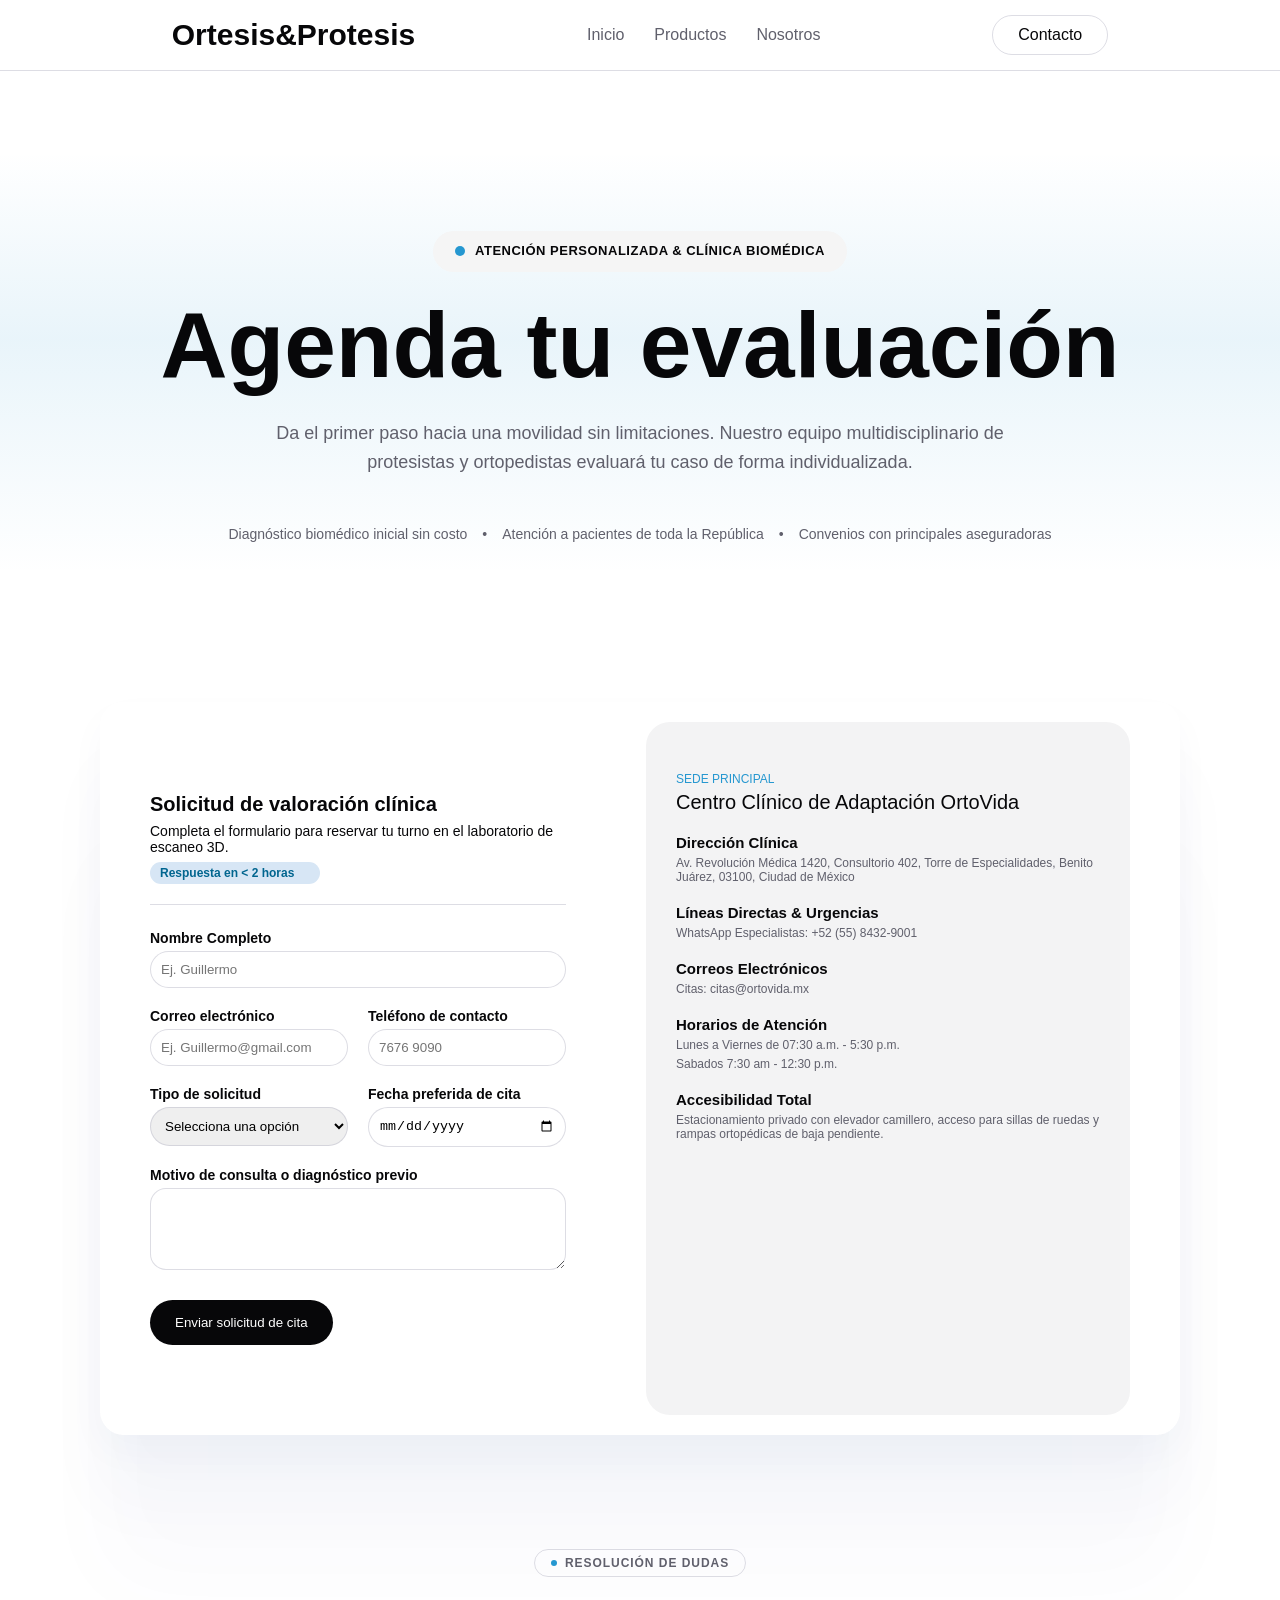
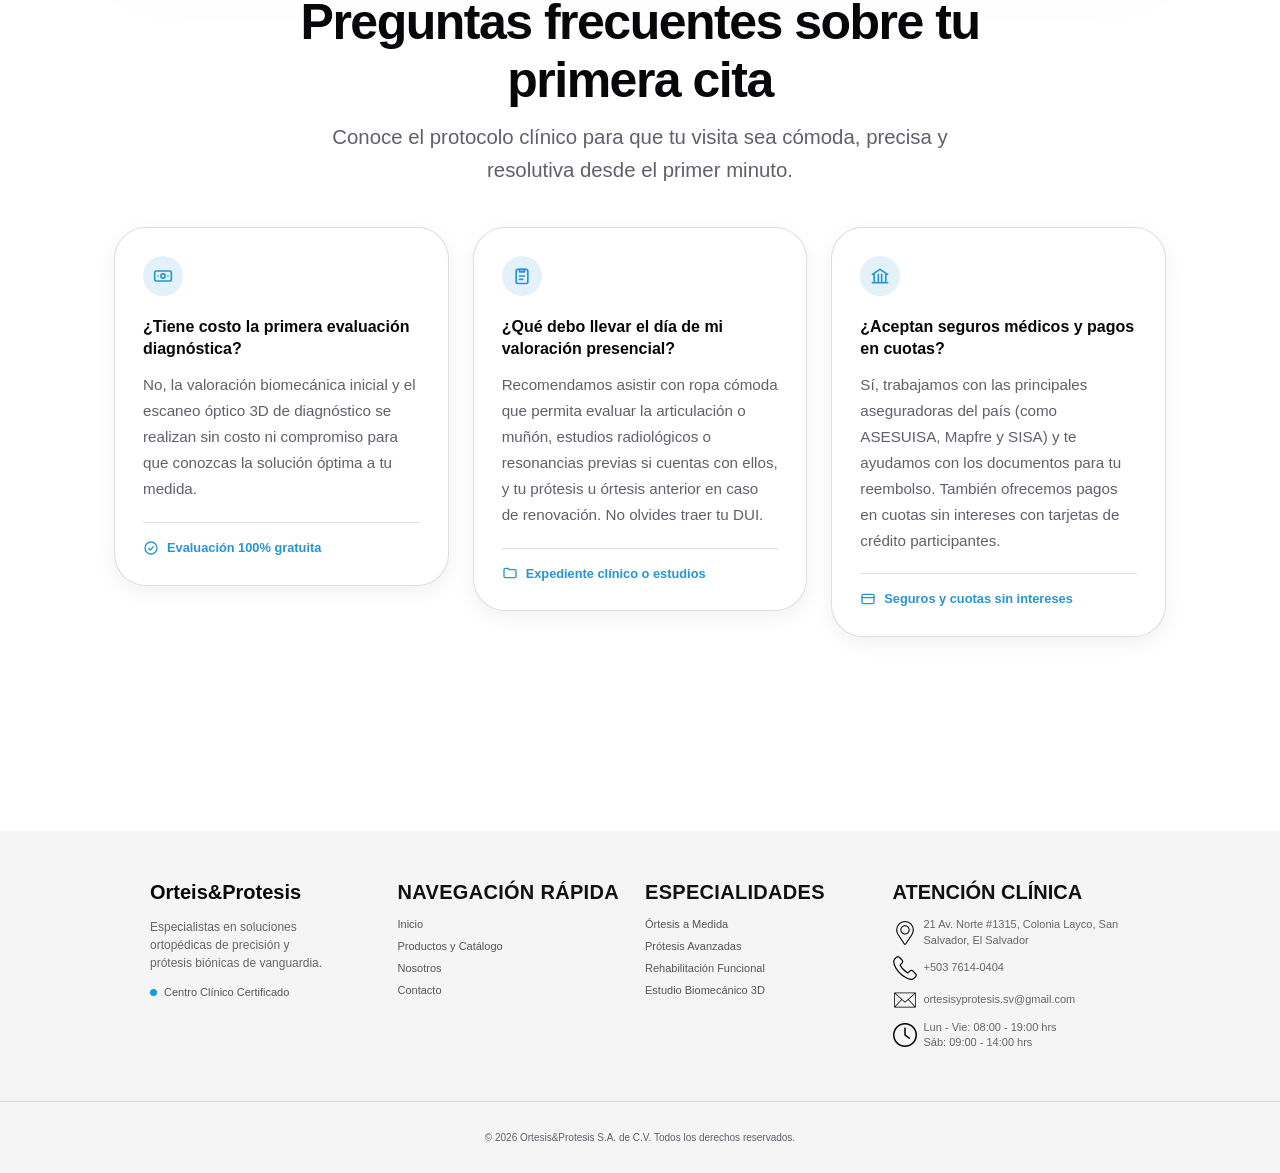
<file: contacto.html>
<!DOCTYPE html>
<html lang="es">

<head>
    <meta charset="UTF-8">
    <meta name="viewport" content="width=device-width, initial-scale=1.0">
    <title>Ortesis&Protesis</title>
    <link rel="stylesheet" href="css/base.css">
    <link rel="stylesheet" href="css/contacto.css">
</head>

<body>
    <header>
        <h3>Ortesis&Protesis</h3>
        <input type="checkbox" id="menu-toggle" class="menu-toggle">
        <label for="menu-toggle" class="hamburger">
            <span></span>
            <span></span>
            <span></span>
        </label>
        <nav>
            <ul>
                <li><a class="nav-link" href="index.html">Inicio</a></li>
                <li><a class="nav-link" href="productos.html">Productos</a></li>
                <li><a class="nav-link" href="nosotros.html">Nosotros</a></li>
            </ul>
        </nav>

        <a href="#" class="nav-link button" id="">Contacto</a>
    </header>

    <section class="cta-banner">
        <div class="blur-button">
            <div></div>
            <p>Atención personalizada & clínica biomédica</p>
        </div>
        <h1>Agenda tu evaluación</h2>
            <p>Da el primer paso hacia una movilidad sin limitaciones. Nuestro equipo
                multidisciplinario de protesistas y ortopedistas evaluará tu caso de forma individualizada.</p>
            <div class="cta-beneficios">
                <span>Diagnóstico biomédico inicial sin costo</span>
                <span>•</span>
                <span>Atención a pacientes de toda la República</span>
                <span>•</span>
                <span>Convenios con principales aseguradoras</span>
            </div>
    </section>

    <section class="formulario">
        <div class="container">

            <div class="form">
                <div class="encabezado">
                    <h3>Solicitud de valoración clínica</h3>
                    <p>Completa el formulario para reservar tu turno en el laboratorio de escaneo 3D.</p>
                    <span>Respuesta en < 2 horas</span>
                </div>
                <div>
           
                    <form action="" method="POST">
                        
                        <div class="inputs">
                            <label for="nombre">Nombre Completo</label>
                            <input type="text" id="nombre" name="nombre" placeholder="Ej. Guillermo" required>
                        </div>

                        <div class="fila-inputs">
                            <div class="inputs">
                                <label for="correo">Correo electrónico</label>
                                <input type="email" id="correo" name="correo" placeholder="Ej. Guillermo@gmail.com" required>
                            </div>
                            <div class="inputs">
                                <label for="telefono">Teléfono de contacto</label>
                                <input type="tel" id="telefono" name="telefono" placeholder="7676 9090" required>
                            </div>
                        </div>

                        <div class="fila-inputs">
                            <div class="inputs">
                                <label for="tipo_solicitud">Tipo de solicitud</label>
                                <select id="tipo_solicitud" name="tipo_solicitud" required>
                                    <option value="" selected disabled>Selecciona una opción</option>
                                    <option value="1">Conusulta de medidas</option>
                                    <option value="2">Consulta con especialista</option>
                                    <option value="3">Consulta de precios</option>
                                </select>
                            </div>
                            <div class="inputs">
                                <label for="fecha_cita">Fecha preferida de cita</label>
                                <input type="date" id="fecha_cita" name="fecha_cita" required>
                            </div>
                        </div>

                        <div class="inputs">
                            <label for="motivo">Motivo de consulta o diagnóstico previo</label>
                            <textarea id="motivo" name="motivo" rows="4"></textarea>
                        </div>

                        <button type="submit">Enviar solicitud de cita</button>
                    </form>
                    <span></span>
                </div>
            </div>

            <div class="info-form">
                <div>
                    <p>SEDE PRINCIPAL</p>
                    <h3>Centro Clínico de Adaptación OrtoVida</h3>
                </div>
                <div>
                    <h6>Dirección Clínica</h6>
                    <p>Av. Revolución Médica 1420, Consultorio 402, Torre de Especialidades, Benito Juárez, 03100, Ciudad de México</p>
                </div>
                <div>
                    <h6>Líneas Directas & Urgencias</h6>
                    <p>WhatsApp Especialistas: +52 (55) 8432-9001</p>
                </div>
                <div>
                    <h6>Correos Electrónicos</h6>
                    <p>Citas: citas@ortovida.mx</p>
                </div>
                <div>
                    <h6>Horarios de Atención</h6>
                    <p>Lunes a Viernes de 07:30 a.m. - 5:30 p.m.</p>
                    <p>Sabados 7:30 am - 12:30 p.m. </p>
                </div>
                <div>
                    <h6>Accesibilidad Total</h6>
                    <p>Estacionamiento privado con elevador camillero, acceso para sillas de ruedas y rampas ortopédicas de baja pendiente.</p>
                </div>
                <iframe
                    src="https://www.google.com/maps/embed?pb=!1m18!1m12!1m3!1d62017.72610389968!2d-89.27735395136718!3d13.711915400000006!2m3!1f0!2f0!3f0!3m2!1i1024!2i768!4f13.1!3m3!1m2!1s0x8f63310952198483%3A0xbe23438e7cc1a178!2sOrtesis%20y%20Pr%C3%B3tesis%20de%20El%20Salvador!5e0!3m2!1ses!2ssv!4v1790892753032!5m2!1ses!2ssv"
                    width="424" height="200" style="border:0;" allowfullscreen="" loading="lazy"
                    referrerpolicy="strict-origin-when-cross-origin"></iframe>
            </div>

        </div>
    </section>

    <section id="faq" class="faq">
        <div class="faq-encabezado">
            <p class="faq-etiqueta"><span class="faq-punto"></span>Resolución de dudas</p>
            <h2>Preguntas frecuentes sobre tu primera cita</h2>
            <p class="faq-subtitulo">Conoce el protocolo clínico para que tu visita sea cómoda,
                precisa y resolutiva desde el primer minuto.</p>
        </div>

        <div class="faq-grid">

            <article class="faq-card">
                <div class="faq-icono" aria-hidden="true">
                    <svg viewBox="0 0 24 24" width="20" height="20" fill="none" stroke="currentColor" stroke-width="2"
                        stroke-linecap="round" stroke-linejoin="round">
                        <rect x="2" y="6" width="20" height="12" rx="2" />
                        <circle cx="12" cy="12" r="2.5" />
                        <path d="M6 12h.01M18 12h.01" />
                    </svg>
                </div>
                <h3>¿Tiene costo la primera evaluación diagnóstica?</h3>
                <p>No, la valoración biomecánica inicial y el escaneo óptico 3D de diagnóstico
                    se realizan sin costo ni compromiso para que conozcas la solución óptima a tu medida.</p>
                <p class="faq-chip">
                    <svg viewBox="0 0 24 24" width="16" height="16" fill="none" stroke="currentColor" stroke-width="2"
                        stroke-linecap="round" stroke-linejoin="round" aria-hidden="true">
                        <circle cx="12" cy="12" r="9" />
                        <path d="m8.5 12.5 2.5 2.5 4.5-5" />
                    </svg>
                    Evaluación 100% gratuita
                </p>
            </article>

            <article class="faq-card">
                <div class="faq-icono" aria-hidden="true">
                    <svg viewBox="0 0 24 24" width="20" height="20" fill="none" stroke="currentColor" stroke-width="2"
                        stroke-linecap="round" stroke-linejoin="round">
                        <rect x="5" y="4" width="14" height="17" rx="2" />
                        <path d="M9 4h6v3H9zM9 12h6M9 16h4" />
                    </svg>
                </div>
                <h3>¿Qué debo llevar el día de mi valoración presencial?</h3>
                <p>Recomendamos asistir con ropa cómoda que permita evaluar la articulación o
                    muñón, estudios radiológicos o resonancias previas si cuentas con ellos, y tu
                    prótesis u órtesis anterior en caso de renovación. No olvides traer tu DUI.</p>
                <p class="faq-chip">
                    <svg viewBox="0 0 24 24" width="16" height="16" fill="none" stroke="currentColor" stroke-width="2"
                        stroke-linecap="round" stroke-linejoin="round" aria-hidden="true">
                        <path d="M3 7a2 2 0 0 1 2-2h4l2 2h8a2 2 0 0 1 2 2v8a2 2 0 0 1-2 2H5a2 2 0 0 1-2-2z" />
                    </svg>
                    Expediente clínico o estudios
                </p>
            </article>

            <article class="faq-card">
                <div class="faq-icono" aria-hidden="true">
                    <svg viewBox="0 0 24 24" width="20" height="20" fill="none" stroke="currentColor" stroke-width="2"
                        stroke-linecap="round" stroke-linejoin="round">
                        <path d="M3 10 12 4l9 6M5 10v8M10 10v8M14 10v8M19 10v8M3 20h18" />
                    </svg>
                </div>
                <h3>¿Aceptan seguros médicos y pagos en cuotas?</h3>
                <p>Sí, trabajamos con las principales aseguradoras del país (como ASESUISA,
                    Mapfre y SISA) y te ayudamos con los documentos para tu reembolso. También
                    ofrecemos pagos en cuotas sin intereses con tarjetas de crédito participantes.</p>
                <p class="faq-chip">
                    <svg viewBox="0 0 24 24" width="16" height="16" fill="none" stroke="currentColor" stroke-width="2"
                        stroke-linecap="round" stroke-linejoin="round" aria-hidden="true">
                        <rect x="3" y="5" width="18" height="14" rx="2" />
                        <path d="M3 10h18" />
                    </svg>
                    Seguros y cuotas sin intereses
                </p>
            </article>

        </div>
    </section>

    <footer class="footer">

        <div class="footer-brand">
            <h3>Orteis&Protesis</h3>

            <p>
                Especialistas en soluciones ortopédicas de precisión y prótesis
                biónicas de vanguardia.
            </p>

            <div class="footer-certified">
                <span></span>
                Centro Clínico Certificado
            </div>
        </div>

        <div class="footer-column">
            <h3>NAVEGACIÓN RÁPIDA</h3>
            <a href="index.html">Inicio</a>
            <a href="productos.html">Productos y Catálogo</a>
            <a href="#">Nosotros</a>
            <a href="contacto.html">Contacto</a>
        </div>

        <div class="footer-column">
            <h3>ESPECIALIDADES</h3>
            <a href="productos.html">Órtesis a Medida</a>
            <a href="productos.html">Prótesis Avanzadas</a>
            <a href="productos.html">Rehabilitación Funcional</a>
            <a href="productos.html">Estudio Biomecánico 3D</a>
        </div>

        <div class="footer-contact">
            <h3>ATENCIÓN CLÍNICA</h3>

            <div class="footer-contact-item">
                <img src="img/footer/direcc.png" alt="direccion">

                <span>21 Av. Norte #1315, Colonia Layco, San Salvador, El Salvador</span>
            </div>

            <div class="footer-contact-item">
                <img src="img/footer/telefono.png" alt="icono de teléfono">

                <span>+503 7614-0404</span>
            </div>

            <div class="footer-contact-item">
                <img src="img/footer/email.png" alt="icono de teléfono">

                <span>ortesisyprotesis.sv@gmail.com</span>
            </div>

            <div class="footer-contact-item">
                <img src="img/footer/reloj.png" alt="">

                <span>Lun - Vie: 08:00 - 19:00 hrs<br>
                    Sáb: 09:00 - 14:00 hrs</span>
            </div>
        </div>
    </footer>
    <div class="derechos">
        <p>© 2026 Ortesis&Protesis S.A. de C.V. Todos los derechos reservados.</p>
    </div>
</body>

</html>
</file>
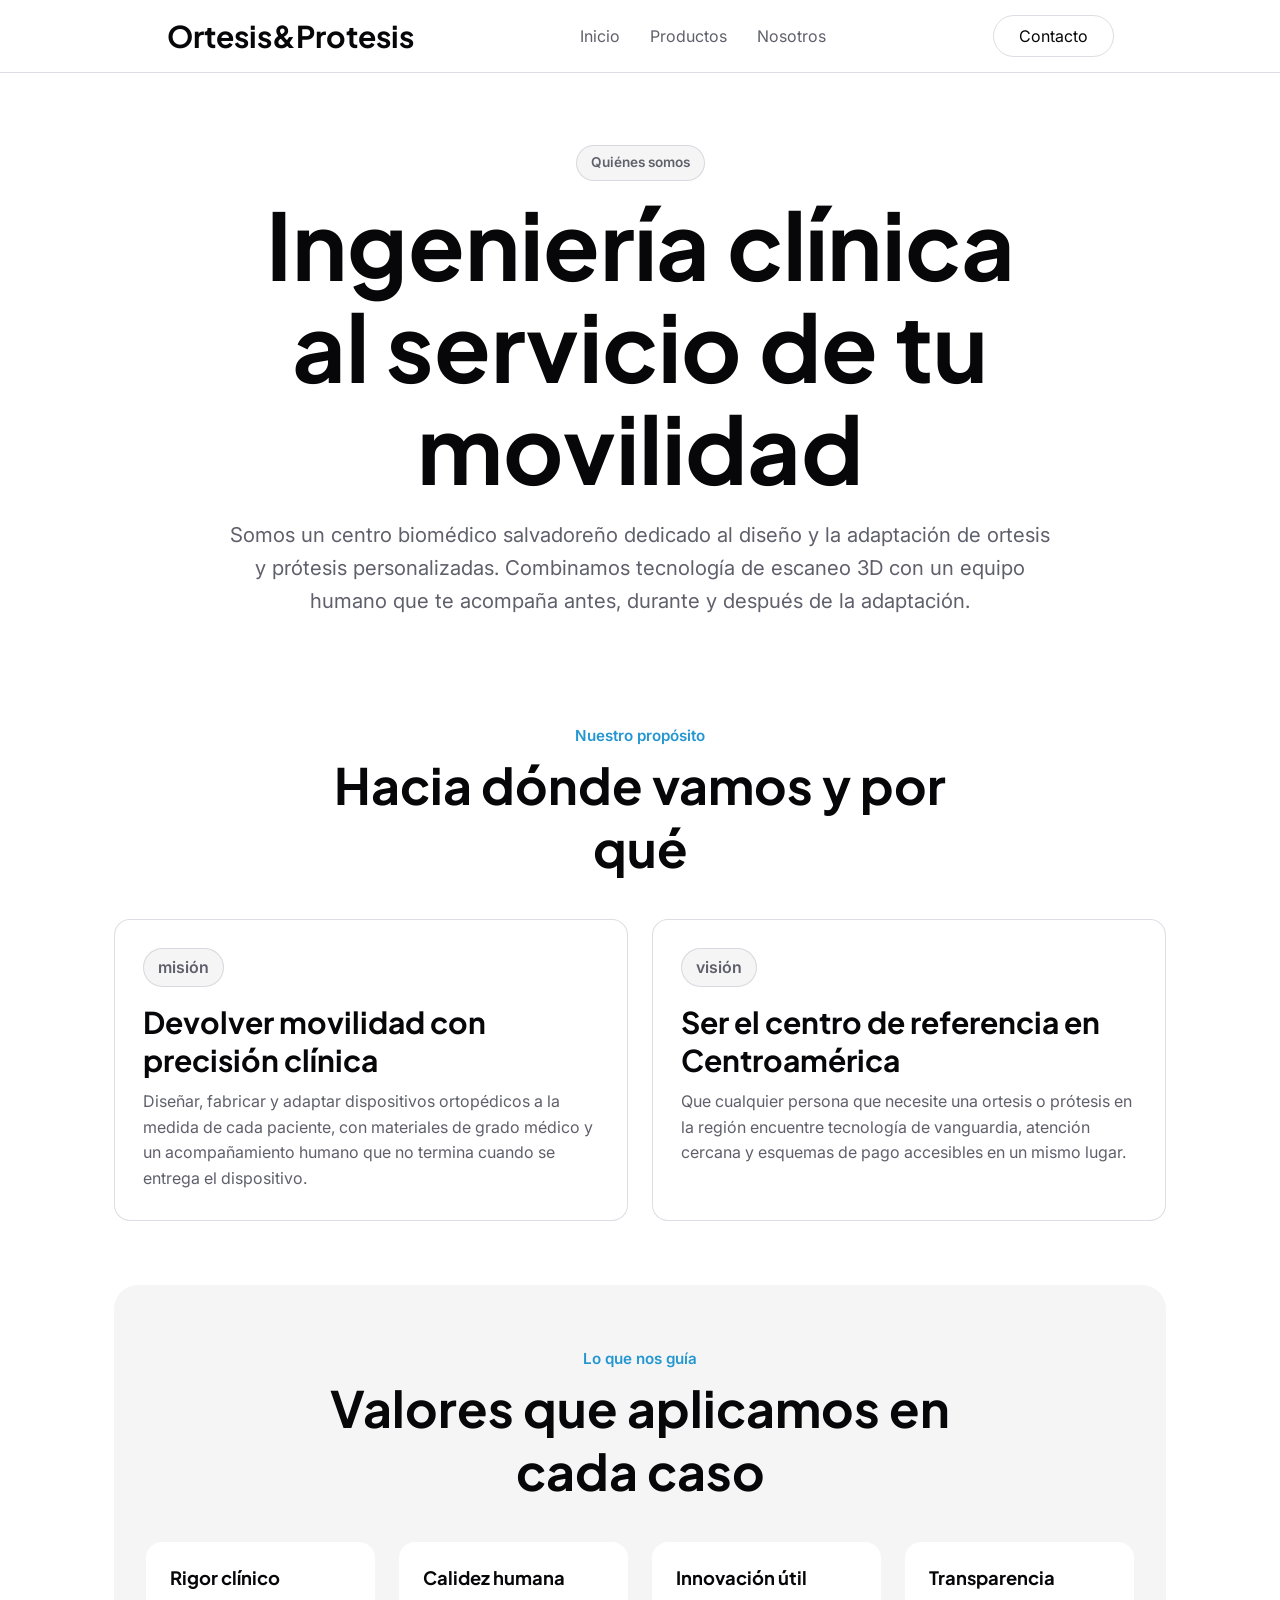
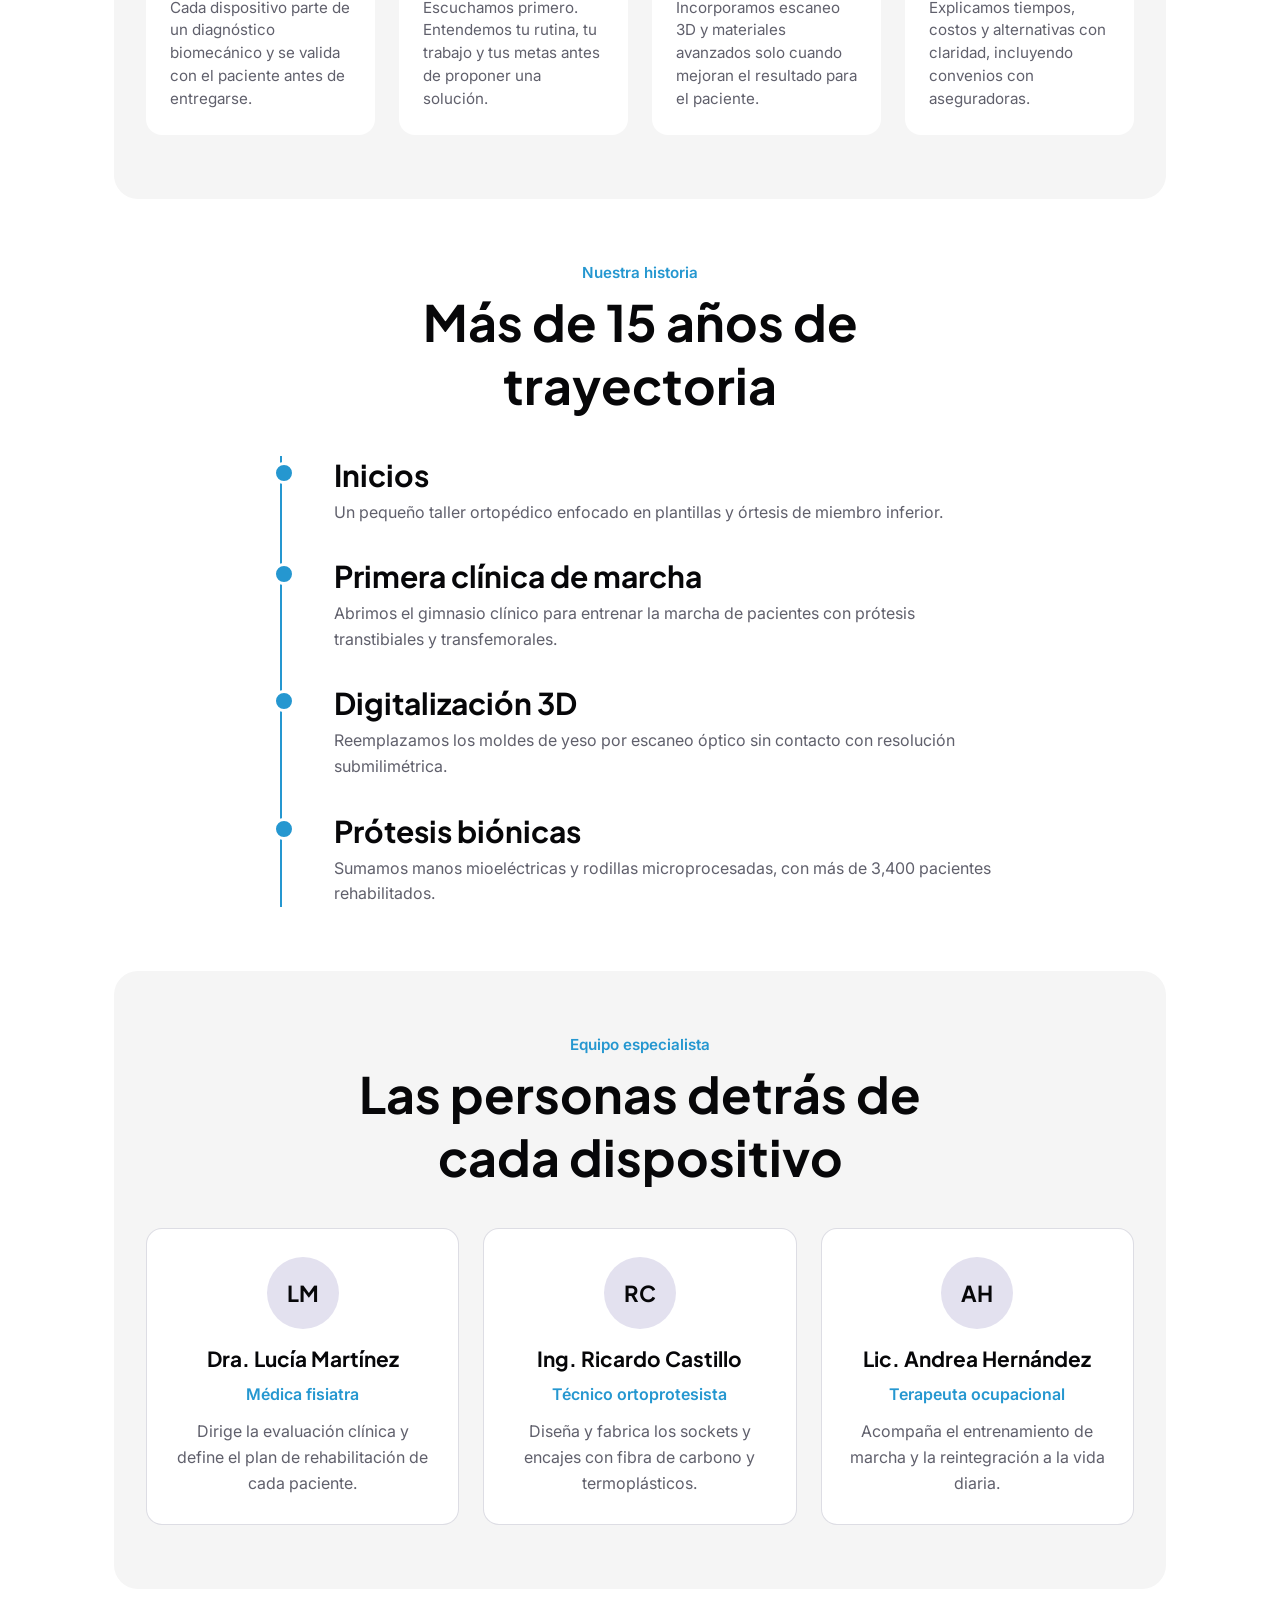
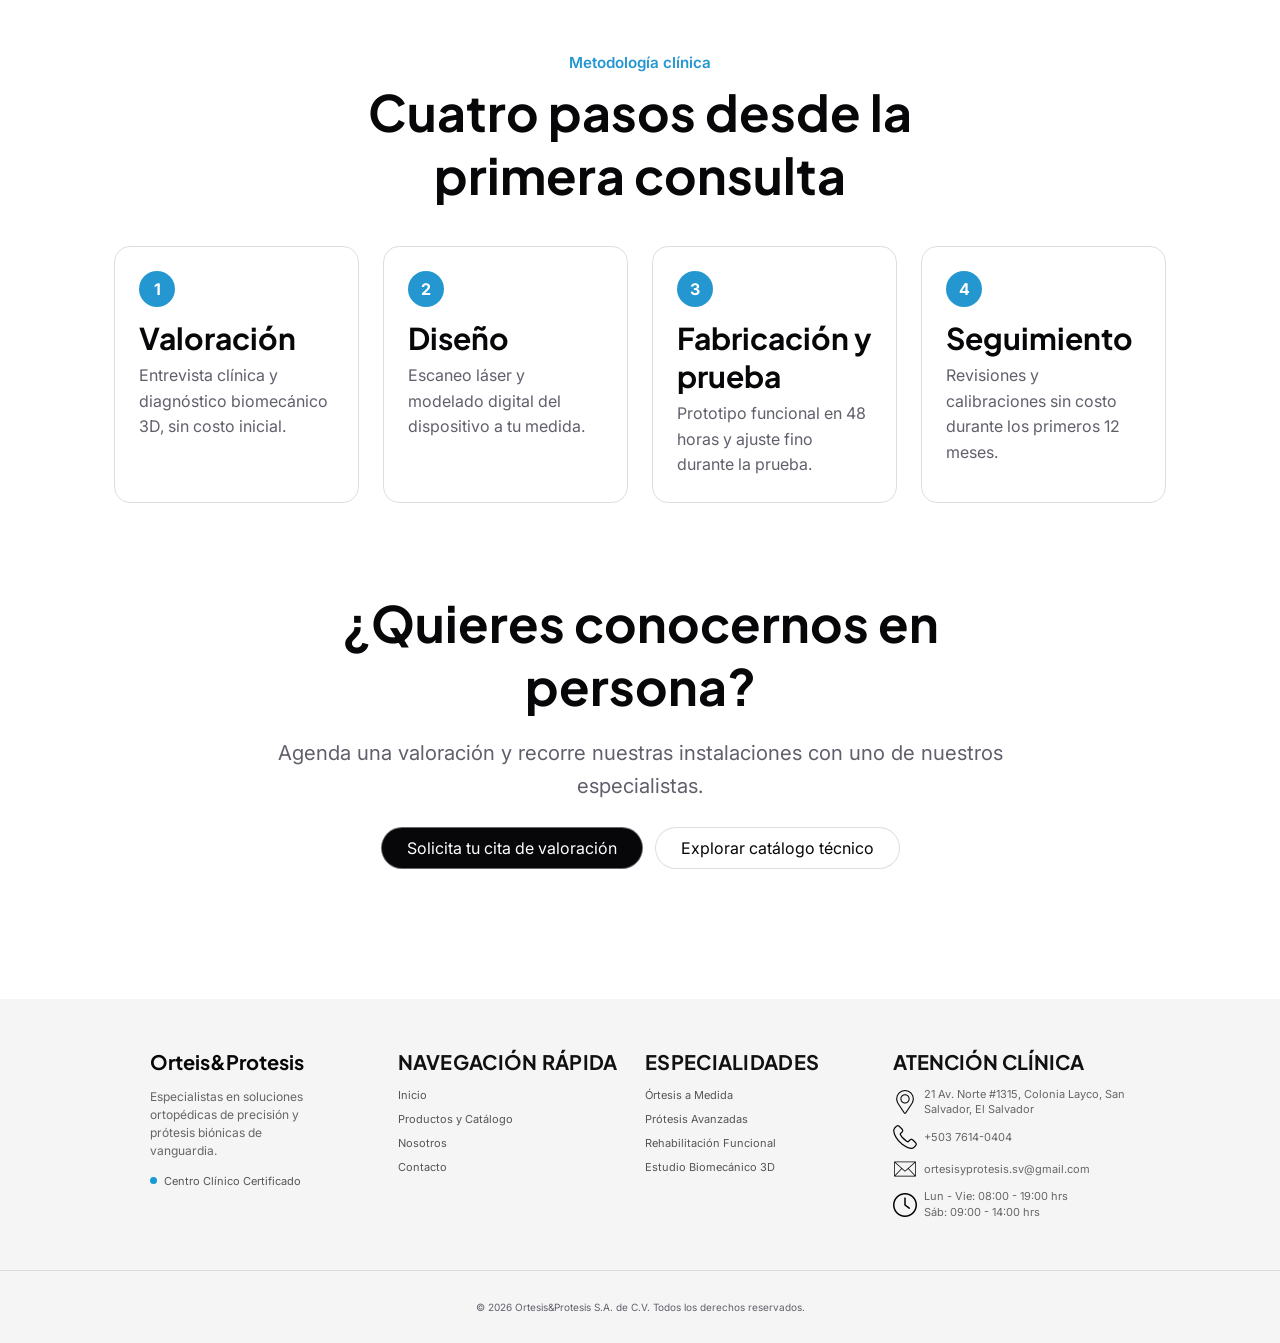
<file: nosotros.html>
<!DOCTYPE html>
<html lang="es">

<head>
    <meta charset="UTF-8">
    <meta name="viewport" content="width=device-width, initial-scale=1.0">
    <title>Nosotros | Ortesis&Protesis</title>
    <link rel="stylesheet" href="css/base.css">
    <link rel="stylesheet" href="css/nosotros.css">
    <link
        href="https://fonts.googleapis.com/css2?family=Inter:wght@400;500;600;700&family=Plus+Jakarta+Sans:wght@600;700&display=swap"
        rel="stylesheet">
</head>

<body>

    <header>
        <h3>Ortesis&Protesis</h3>
        <input type="checkbox" id="menu-toggle" class="menu-toggle">
        <label for="menu-toggle" class="hamburger">
            <span></span>
            <span></span>
            <span></span>
        </label>
        <nav>
            <ul>
                <li><a class="nav-link" href="index.html">Inicio</a></li>
                <li><a class="nav-link" href="productos.html">Productos</a></li>
                <li><a class="nav-link" href="nosotros.html" aria-current="page">Nosotros</a></li>
            </ul>
        </nav>
        <a href="contacto.html" class="nav-link button">Contacto</a>
    </header>

    <main>


        <section id="nosotros-hero" class="contenedor">
            <div class="nos-hero">
                <p class="etiqueta">Quiénes somos</p>
                <h1>Ingeniería clínica al servicio de tu movilidad</h1>
                <p>Somos un centro biomédico salvadoreño dedicado al diseño y la adaptación de
                    ortesis y prótesis personalizadas. Combinamos tecnología de escaneo 3D con un
                    equipo humano que te acompaña antes, durante y después de la adaptación.</p>
            </div>
        </section>


        <section id="mision-vision" class="contenedor">
            <div class="bloque">
                <div class="bloque-encabezado">
                    <p>Nuestro propósito</p>
                    <h2>Hacia dónde vamos y por qué</h2>
                </div>
                <div class="mv-grid">
                    <article class="tarjeta">
                        <p class="etiqueta">misión</p>
                        <div>
                            <h3>Devolver movilidad con precisión clínica</h3>
                            <p>Diseñar, fabricar y adaptar dispositivos ortopédicos a la medida de cada
                                paciente, con materiales de grado médico y un acompañamiento humano que no
                                termina cuando se entrega el dispositivo.</p>
                        </div>
                    </article>
                    <article class="tarjeta">
                        <p class="etiqueta">visión</p>
                        <div>
                            <h3>Ser el centro de referencia en Centroamérica</h3>
                            <p>Que cualquier persona que necesite una ortesis o prótesis en la región
                                encuentre tecnología de vanguardia, atención cercana y esquemas de pago
                                accesibles en un mismo lugar.</p>
                        </div>
                    </article>
                </div>
            </div>
        </section>

        <section id="valores" class="contenedor">
            <div class="bloque gris">
                <div class="bloque-encabezado">
                    <p>Lo que nos guía</p>
                    <h2>Valores que aplicamos en cada caso</h2>
                </div>
                <div class="valores-grid">
                    <div class="valor">
                        <h4>Rigor clínico</h4>
                        <p>Cada dispositivo parte de un diagnóstico biomecánico y se valida con el
                            paciente antes de entregarse.</p>
                    </div>
                    <div class="valor">
                        <h4>Calidez humana</h4>
                        <p>Escuchamos primero. Entendemos tu rutina, tu trabajo y tus metas antes de
                            proponer una solución.</p>
                    </div>
                    <div class="valor">
                        <h4>Innovación útil</h4>
                        <p>Incorporamos escaneo 3D y materiales avanzados solo cuando mejoran el
                            resultado para el paciente.</p>
                    </div>
                    <div class="valor">
                        <h4>Transparencia</h4>
                        <p>Explicamos tiempos, costos y alternativas con claridad, incluyendo
                            convenios con aseguradoras.</p>
                    </div>
                </div>
            </div>
        </section>

        <section id="trayectoria" class="contenedor">
            <div class="bloque">
                <div class="bloque-encabezado">
                    <p>Nuestra historia</p>
                    <h2>Más de 15 años de trayectoria</h2>
                </div>
                <ol class="linea-tiempo">
                    <li>
                        <h3>Inicios</h3>
                        <p>Un pequeño taller ortopédico enfocado en plantillas y órtesis de miembro
                            inferior.</p>
                    </li>
                    <li>
                        <h3>Primera clínica de marcha</h3>
                        <p>Abrimos el gimnasio clínico para entrenar la marcha de pacientes con
                            prótesis transtibiales y transfemorales.</p>
                    </li>
                    <li>
                        <h3>Digitalización 3D</h3>
                        <p>Reemplazamos los moldes de yeso por escaneo óptico sin contacto con
                            resolución submilimétrica.</p>
                    </li>
                    <li>
                        <h3>Prótesis biónicas</h3>
                        <p>Sumamos manos mioeléctricas y rodillas microprocesadas, con más de 3,400
                            pacientes rehabilitados.</p>
                    </li>
                </ol>
            </div>
        </section>

        <section id="equipo" class="contenedor">
            <div class="bloque gris">
                <div class="bloque-encabezado">
                    <p>Equipo especialista</p>
                    <h2>Las personas detrás de cada dispositivo</h2>
                </div>
                <div class="equipo-grid">
                    <article class="tarjeta miembro">
                        <div class="avatar" aria-hidden="true">LM</div>
                        <h3>Dra. Lucía Martínez</h3>
                        <p class="cargo">Médica fisiatra</p>
                        <p>Dirige la evaluación clínica y define el plan de rehabilitación de cada
                            paciente.</p>
                    </article>
                    <article class="tarjeta miembro">
                        <div class="avatar" aria-hidden="true">RC</div>
                        <h3>Ing. Ricardo Castillo</h3>
                        <p class="cargo">Técnico ortoprotesista</p>
                        <p>Diseña y fabrica los sockets y encajes con fibra de carbono y
                            termoplásticos.</p>
                    </article>
                    <article class="tarjeta miembro">
                        <div class="avatar" aria-hidden="true">AH</div>
                        <h3>Lic. Andrea Hernández</h3>
                        <p class="cargo">Terapeuta ocupacional</p>
                        <p>Acompaña el entrenamiento de marcha y la reintegración a la vida diaria.</p>
                    </article>
                </div>
            </div>
        </section>

        <section id="metodologia" class="contenedor">
            <div class="bloque">
                <div class="bloque-encabezado">
                    <p>Metodología clínica</p>
                    <h2>Cuatro pasos desde la primera consulta</h2>
                </div>
                <ol class="pasos">
                    <li>
                        <h3>Valoración</h3>
                        <p>Entrevista clínica y diagnóstico biomecánico 3D, sin costo inicial.</p>
                    </li>
                    <li>
                        <h3>Diseño</h3>
                        <p>Escaneo láser y modelado digital del dispositivo a tu medida.</p>
                    </li>
                    <li>
                        <h3>Fabricación y prueba</h3>
                        <p>Prototipo funcional en 48 horas y ajuste fino durante la prueba.</p>
                    </li>
                    <li>
                        <h3>Seguimiento</h3>
                        <p>Revisiones y calibraciones sin costo durante los primeros 12 meses.</p>
                    </li>
                </ol>
            </div>
        </section>

        <section id="contact" class="contenedor">
            <div class="cta">
                <h2>¿Quieres conocernos en persona?</h2>
                <p>Agenda una valoración y recorre nuestras instalaciones con uno de nuestros
                    especialistas.</p>
                <div class="cta-botones">
                    <a href="contacto.html" class="nav-link button black">Solicita tu cita de valoración</a>
                    <a href="productos.html" class="nav-link button white">Explorar catálogo técnico</a>
                </div>
            </div>
        </section>

    </main>

    <footer class="footer">

        <div class="footer-brand">
            <h3>Orteis&Protesis</h3>

            <p>
                Especialistas en soluciones ortopédicas de precisión y prótesis
                biónicas de vanguardia.
            </p>

            <div class="footer-certified">
                <span></span>
                Centro Clínico Certificado
            </div>
        </div>

        <div class="footer-column">
            <h3>NAVEGACIÓN RÁPIDA</h3>
            <a href="index.html">Inicio</a>
            <a href="productos.html">Productos y Catálogo</a>
            <a href="nosotros.html">Nosotros</a>
            <a href="contacto.html">Contacto</a>
        </div>

        <div class="footer-column">
            <h3>ESPECIALIDADES</h3>
            <a href="productos.html">Órtesis a Medida</a>
            <a href="productos.html">Prótesis Avanzadas</a>
            <a href="productos.html">Rehabilitación Funcional</a>
            <a href="productos.html">Estudio Biomecánico 3D</a>
        </div>

        <div class="footer-contact">
            <h3>ATENCIÓN CLÍNICA</h3>

            <div class="footer-contact-item">
                <img src="img/footer/direcc.png" alt="direccion">

                <span>21 Av. Norte #1315, Colonia Layco, San Salvador, El Salvador</span>
            </div>

            <div class="footer-contact-item">
                <img src="img/footer/telefono.png" alt="icono de teléfono">

                <span>+503 7614-0404</span>
            </div>

            <div class="footer-contact-item">
                <img src="img/footer/email.png" alt="icono de teléfono">

                <span>ortesisyprotesis.sv@gmail.com</span>
            </div>

            <div class="footer-contact-item">
                <img src="img/footer/reloj.png" alt="">

                <span>Lun - Vie: 08:00 - 19:00 hrs<br>
                    Sáb: 09:00 - 14:00 hrs</span>
            </div>
        </div>
    </footer>
    <div class="derechos">
        <p>© 2026 Ortesis&Protesis S.A. de C.V. Todos los derechos reservados.</p>
    </div>

</body>

</html>
</file>
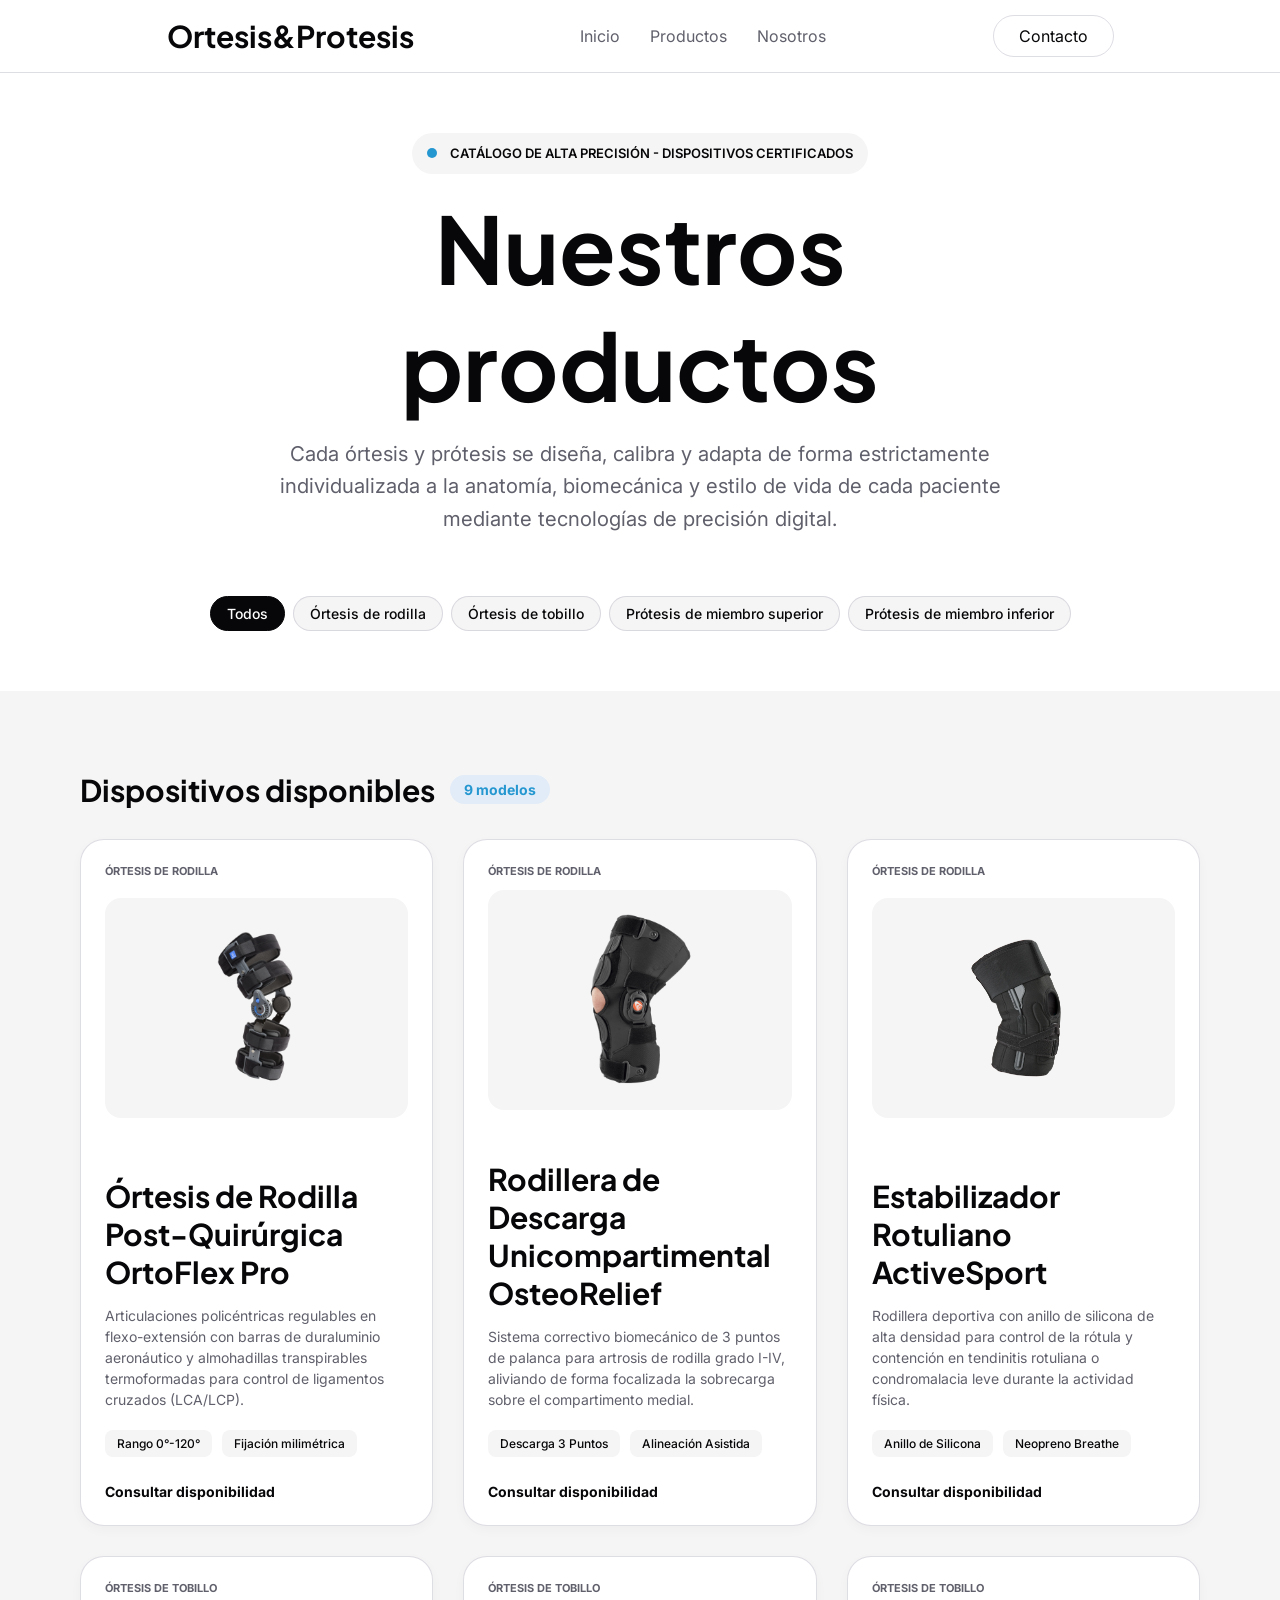
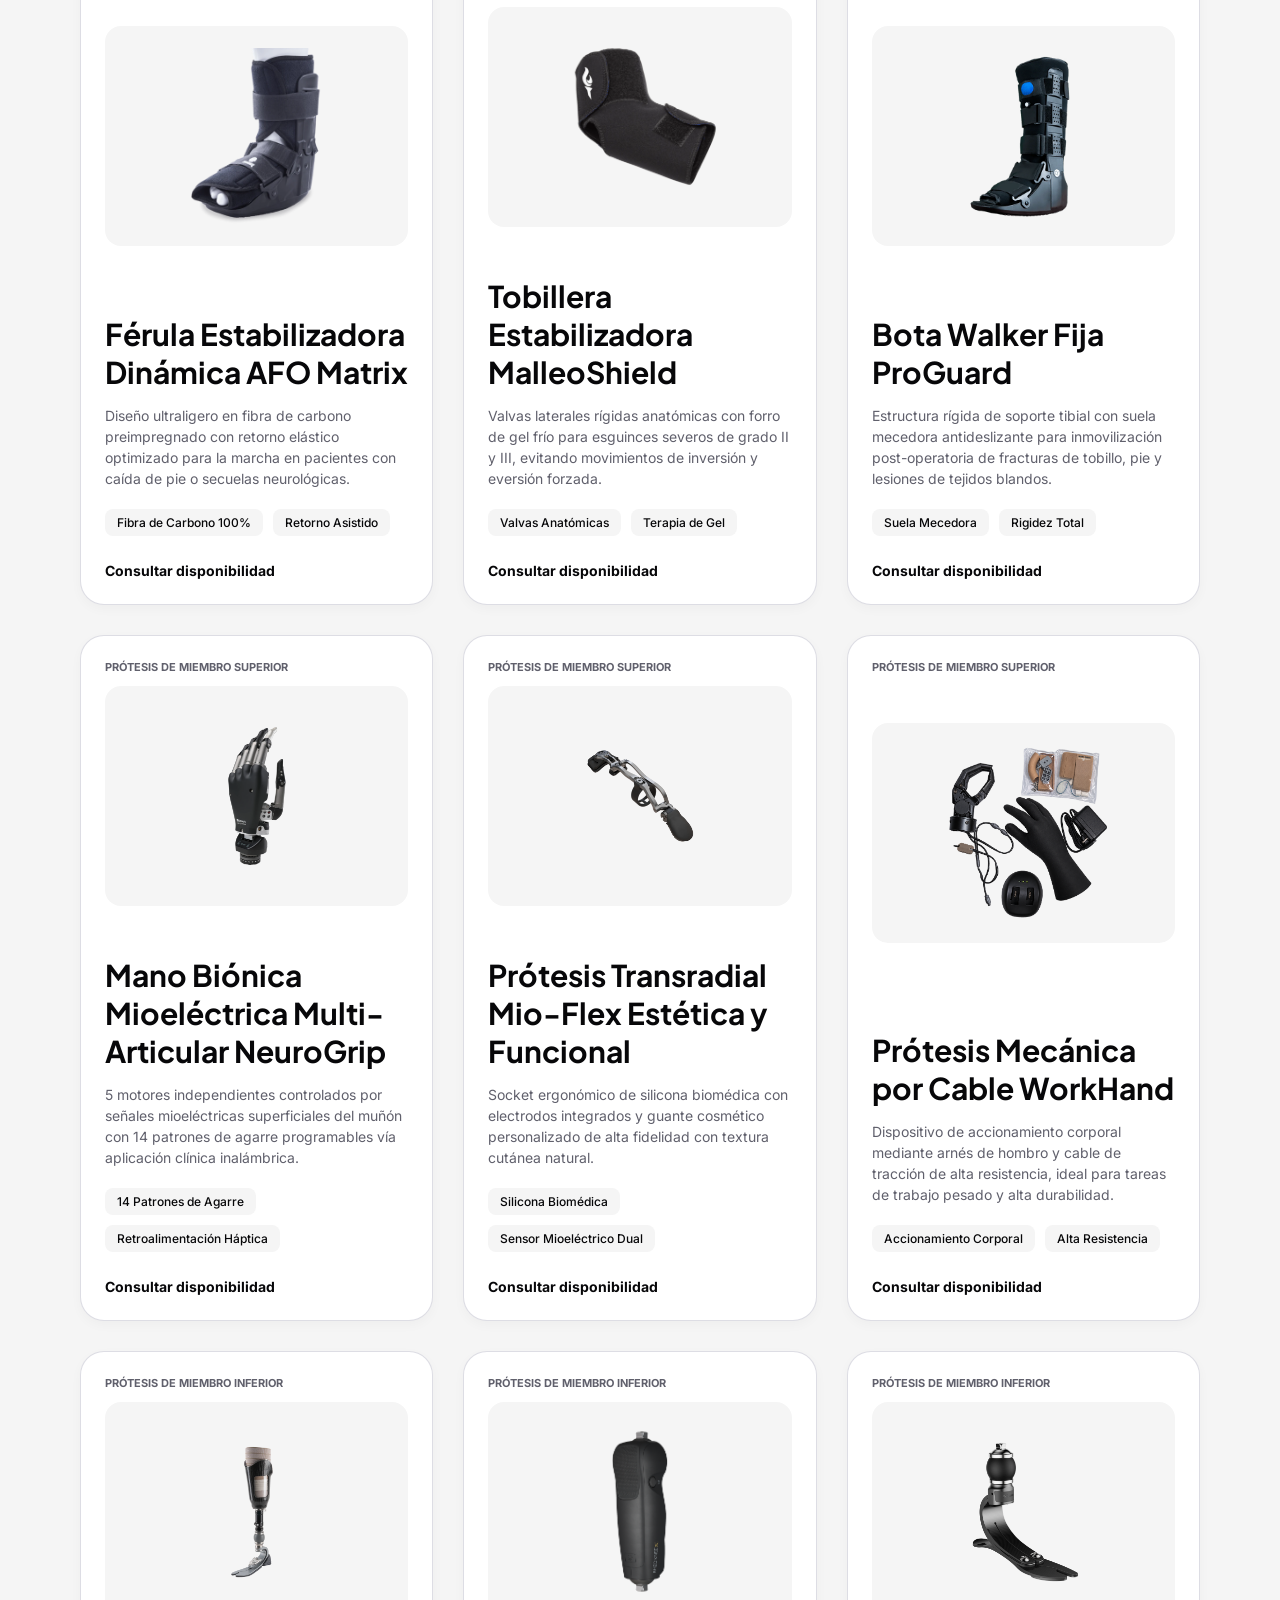
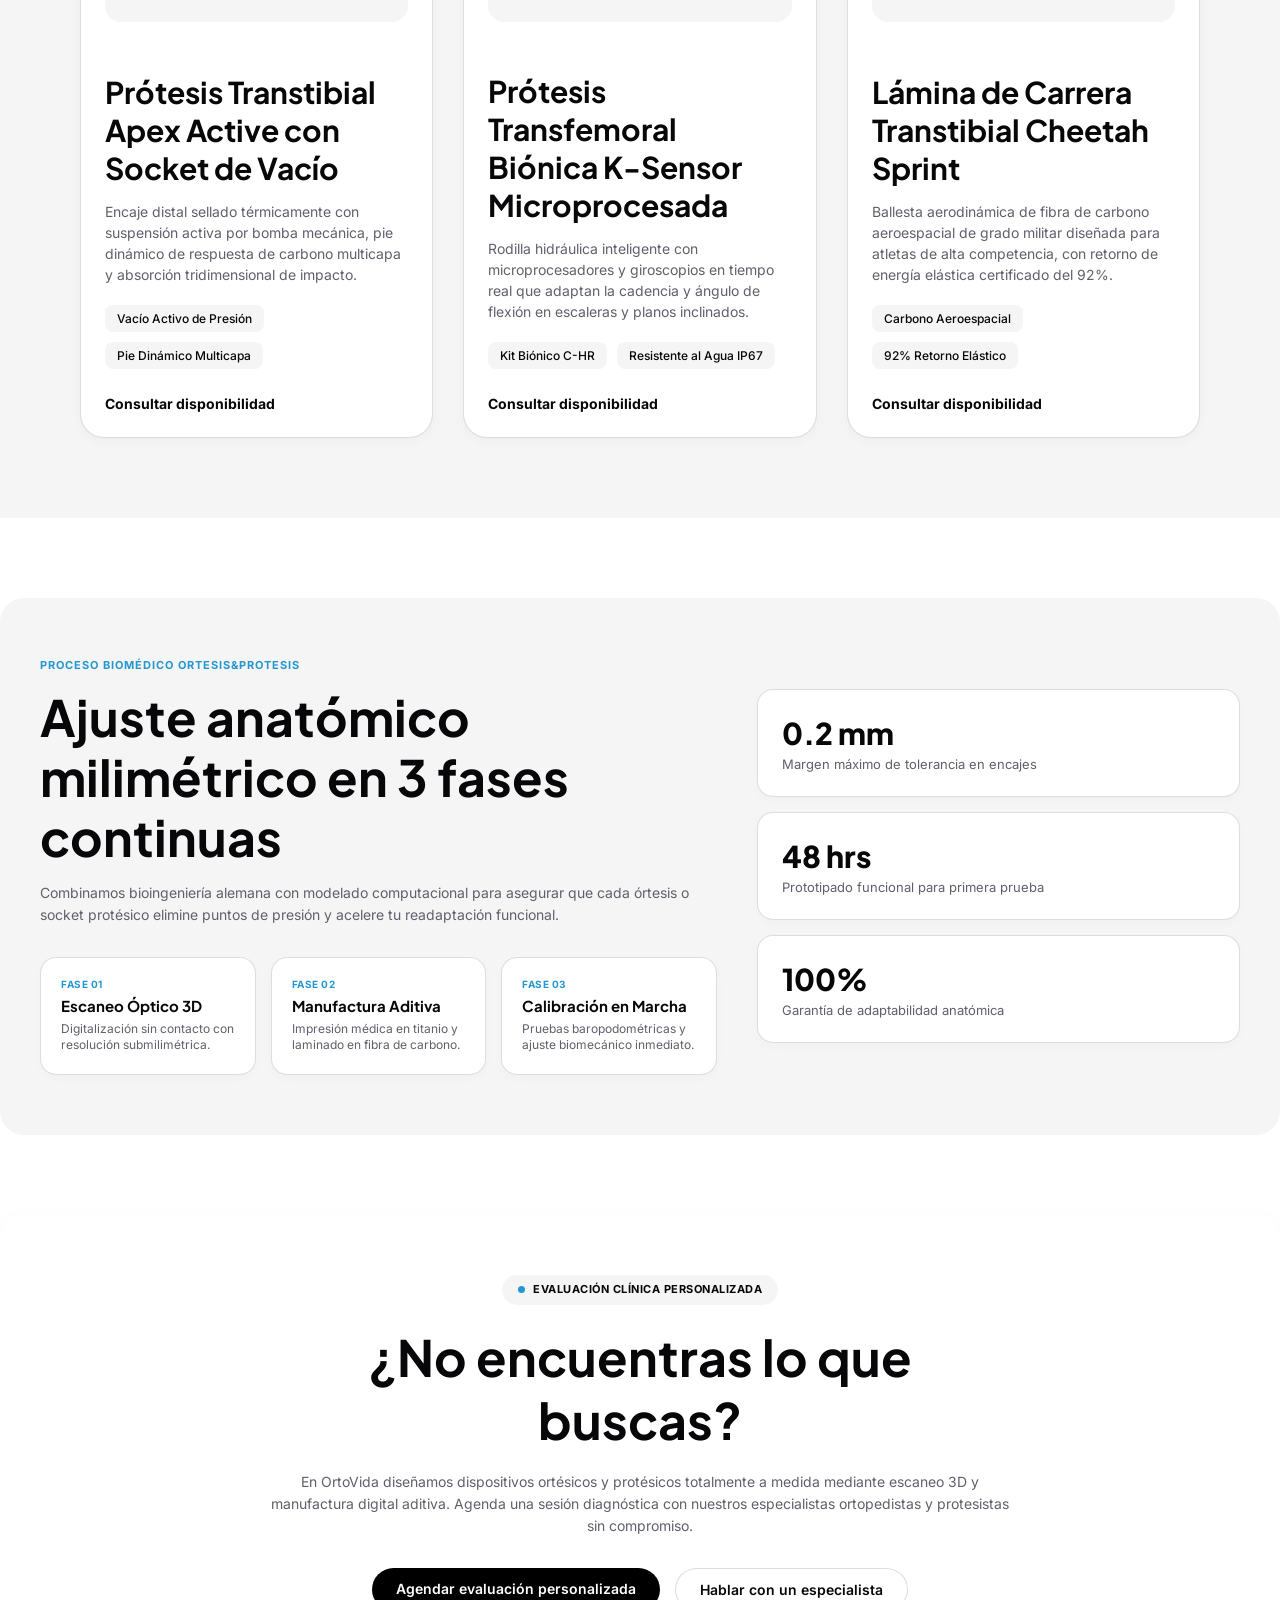
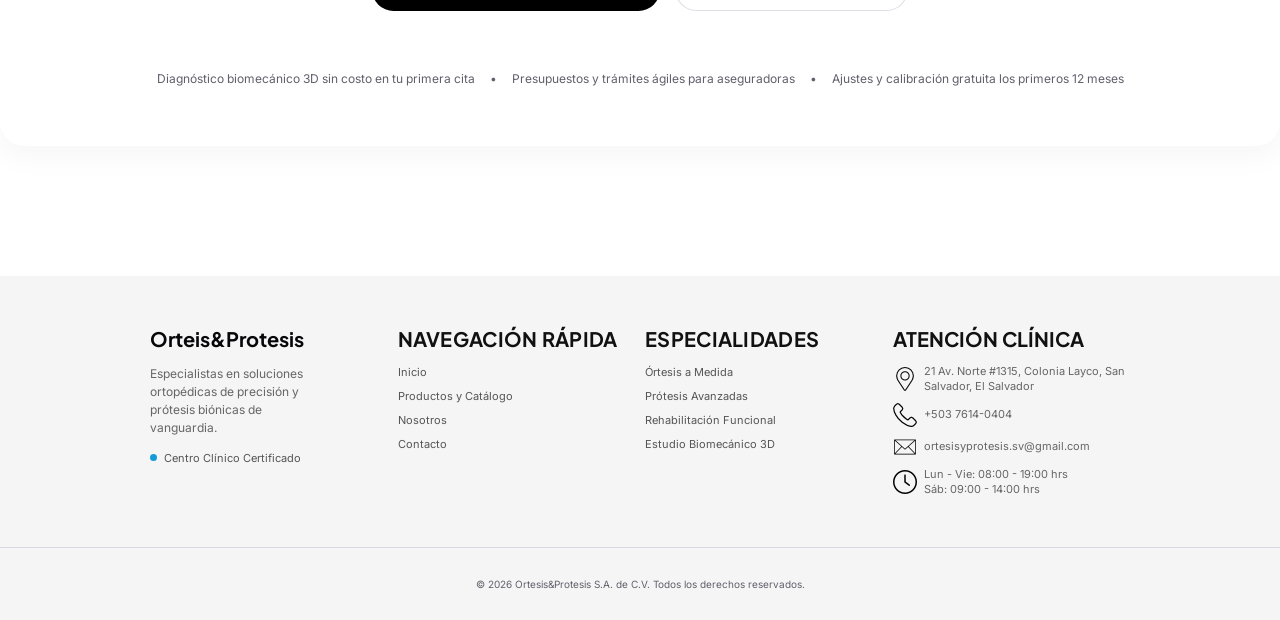
<file: productos.html>
<!DOCTYPE html>
<html lang="en">

<head>
    <meta charset="UTF-8">
    <meta name="viewport" content="width=device-width, initial-scale=1.0">
    <title>Ortesis&Protesis-Productos</title>
    <link rel="stylesheet" href="css/base.css">
    <link rel="stylesheet" href="css/productos.css">
    <link
        href="https://fonts.googleapis.com/css2?family=Inter:wght@400;500;600;700&family=Plus+Jakarta+Sans:wght@600;700&display=swap"
        rel="stylesheet">
</head>

<body>
    <header>
        <h3>Ortesis&Protesis</h3>
        <input type="checkbox" id="menu-toggle" class="menu-toggle">
        <label for="menu-toggle" class="hamburger">
            <span></span>
            <span></span>
            <span></span>
        </label>
        <nav>
            <ul>
                <li><a class="nav-link" href="index.html">Inicio</a></li>
                <li><a class="nav-link active" href="productos.html">Productos</a></li>
                <li><a class="nav-link" href="nosotros.html">Nosotros</a></li>
            </ul>
        </nav>
        <a href="contacto.html" class="nav-link button">Contacto</a>
    </header>

    <section class="hero-productos">
        <div class="blur-button">
            <div></div>
            <p style="padding-left: 5px; padding-right: 0px;">catálogo de alta precisión - dispositivos certificados</p>
        </div>
        <h1>Nuestros productos</h1>
        <p>Cada órtesis y prótesis se diseña, calibra y adapta de forma estrictamente individualizada a la anatomía,
            biomecánica y estilo de vida de cada paciente mediante tecnologías de precisión digital.</p>
    </section>

    <section class="filter-productos">
        <a href="#todos" class="filter-btn active">Todos</a>
        <a href="#rodillas" class="filter-btn">Órtesis de rodilla</a>
        <a href="#pies" class="filter-btn">Órtesis de tobillo</a>
        <a href="#superior" class="filter-btn">Prótesis de miembro superior</a>
        <a href="#inferior" class="filter-btn">Prótesis de miembro inferior</a>
    </section>

    <section class="productos-grid-section">
        <div class="seccion-disponible">
            <h3>Dispositivos disponibles</h3>
            <span class="numero-modelos">9 modelos</span>
        </div>
        <div class="productos-grid" id="todos">

            <div class="producto-tarjeta" id="rodillas">
                <span class="product-tag-top">ÓRTESIS DE RODILLA</span>
                <div class="product-img-container">
                    <img src="img/productos/protesis1.png" alt="Órtesis de Rodilla Post-Quirúrgica OrtoFlex Pro">
                </div>
                <div class="producto-contenido">
                    <h3>Órtesis de Rodilla Post-Quirúrgica OrtoFlex Pro</h3>
                    <p>Articulaciones policéntricas regulables en flexo-extensión
                        con barras de duraluminio aeronáutico y almohadillas transpirables
                        termoformadas para control de ligamentos cruzados (LCA/LCP).</p>
                    <div class="product-specs">
                        <span>Rango 0°-120°</span>
                        <span>Fijación milimétrica</span>
                    </div>
                    <a href="contacto.html" class="btn-consultar">Consultar disponibilidad</a>
                </div>
            </div>

            <div class="producto-tarjeta">
                <span class="product-tag-top">ÓRTESIS DE RODILLA</span>
                <div class="product-img-container">
                    <img src="img/productos/protesis2.png" alt="Rodillera de Descarga Unicompartimental OsteoRelief">
                </div>
                <div class="producto-contenido">
                    <h3>Rodillera de Descarga Unicompartimental OsteoRelief</h3>
                    <p>Sistema correctivo biomecánico de 3 puntos de palanca para
                        artrosis de rodilla grado I-IV, aliviando de forma focalizada la sobrecarga sobre el
                        compartimento medial.</p>
                    <div class="product-specs">
                        <span>Descarga 3 Puntos</span>
                        <span>Alineación Asistida</span>
                    </div>
                    <a href="contacto.html" class="btn-consultar">Consultar disponibilidad</a>
                </div>
            </div>

            <div class="producto-tarjeta">
                <span class="product-tag-top">ÓRTESIS DE RODILLA</span>
                <div class="product-img-container">
                    <img src="img/productos/protesis3.png" alt="Estabilizador Rotuliano ActiveSport">
                </div>
                <div class="producto-contenido">
                    <h3>Estabilizador Rotuliano ActiveSport</h3>
                    <p>Rodillera deportiva con anillo de silicona de
                        alta densidad para control de la rótula y contención en
                        tendinitis rotuliana o condromalacia leve durante la actividad física.</p>
                    <div class="product-specs">
                        <span>Anillo de Silicona</span>
                        <span>Neopreno Breathe</span>
                    </div>
                    <a href="contacto.html" class="btn-consultar">Consultar disponibilidad</a>
                </div>
            </div>

            <div class="producto-tarjeta" id="pies">
                <span class="product-tag-top">ÓRTESIS DE TOBILLO</span>
                <div class="product-img-container">
                    <img src="img/productos/protesis4.png" alt="Férula Estabilizadora Dinámica AFO Matrix">
                </div>
                <div class="producto-contenido">
                    <h3>Férula Estabilizadora Dinámica AFO Matrix</h3>
                    <p>Diseño ultraligero en fibra de carbono preimpregnado
                        con retorno elástico optimizado para la marcha en pacientes
                        con caída de pie o secuelas neurológicas.</p>
                    <div class="product-specs">
                        <span>Fibra de Carbono 100%</span>
                        <span>Retorno Asistido</span>
                    </div>
                    <a href="contacto.html" class="btn-consultar">Consultar disponibilidad</a>
                </div>
            </div>

            <div class="producto-tarjeta">
                <span class="product-tag-top">ÓRTESIS DE TOBILLO</span>
                <div class="product-img-container">
                    <img src="img/productos/protesis5.png" alt="Tobillera Estabilizadora con Alvalor MalleoShield">
                </div>
                <div class="producto-contenido">
                    <h3>Tobillera Estabilizadora MalleoShield</h3>
                    <p>Valvas laterales rígidas anatómicas con forro de gel frío
                        para esguinces severos de grado II y III, evitando movimientos
                        de inversión y eversión forzada.</p>
                    <div class="product-specs">
                        <span>Valvas Anatómicas</span>
                        <span>Terapia de Gel</span>
                    </div>
                    <a href="contacto.html" class="btn-consultar">Consultar disponibilidad</a>
                </div>
            </div>

            <div class="producto-tarjeta">
                <span class="product-tag-top">ÓRTESIS DE TOBILLO</span>
                <div class="product-img-container">
                    <img src="img/productos/protesis6.png" alt="Bota Walker Fija ProGuard">
                </div>
                <div class="producto-contenido">
                    <h3>Bota Walker Fija ProGuard</h3>
                    <p>Estructura rígida de soporte tibial con suela mecedora antideslizante
                        para inmovilización post-operatoria de fracturas de tobillo,
                        pie y lesiones de tejidos blandos.</p>
                    <div class="product-specs">
                        <span>Suela Mecedora</span>
                        <span>Rigidez Total</span>
                    </div>
                    <a href="contacto.html" class="btn-consultar">Consultar disponibilidad</a>
                </div>
            </div>

            <div class="producto-tarjeta" id="superior">
                <span class="product-tag-top">PRÓTESIS DE MIEMBRO SUPERIOR</span>
                <div class="product-img-container">
                    <img src="img/productos/protesis7.png" alt="Mano Biónica Mioeléctrica Multi-Articular NeuroGrip">
                </div>
                <div class="producto-contenido">
                    <h3>Mano Biónica Mioeléctrica Multi-Articular NeuroGrip</h3>
                    <p>5 motores independientes controlados por señales mioeléctricas
                        superficiales del muñón con 14 patrones de agarre programables vía
                        aplicación clínica inalámbrica.</p>
                    <div class="product-specs">
                        <span>14 Patrones de Agarre</span>
                        <span>Retroalimentación Háptica</span>
                    </div>
                    <a href="contacto.html" class="btn-consultar">Consultar disponibilidad</a>
                </div>
            </div>

            <div class="producto-tarjeta">
                <span class="product-tag-top">PRÓTESIS DE MIEMBRO SUPERIOR</span>
                <div class="product-img-container">
                    <img src="img/productos/protesis8.png" alt="Prótesis Transradial Mio-Flex Estética y Funcional">
                </div>
                <div class="producto-contenido">
                    <h3>Prótesis Transradial Mio-Flex Estética y Funcional</h3>
                    <p>Socket ergonómico de silicona biomédica con electrodos integrados y
                        guante cosmético personalizado de alta fidelidad con textura cutánea natural.</p>
                    <div class="product-specs">
                        <span>Silicona Biomédica</span>
                        <span>Sensor Mioeléctrico Dual</span>
                    </div>
                    <a href="contacto.html" class="btn-consultar">Consultar disponibilidad</a>
                </div>
            </div>

            <div class="producto-tarjeta">
                <span class="product-tag-top">PRÓTESIS DE MIEMBRO SUPERIOR</span>
                <div class="product-img-container">
                    <img src="img/productos/protesis9.png" alt="Prótesis Mecánica por Cable WorkHand">
                </div>
                <div class="producto-contenido">
                    <h3>Prótesis Mecánica por Cable WorkHand</h3>
                    <p>Dispositivo de accionamiento corporal mediante arnés de hombro y cable de tracción
                        de alta resistencia, ideal para tareas de trabajo pesado y alta durabilidad.</p>
                    <div class="product-specs">
                        <span>Accionamiento Corporal</span>
                        <span>Alta Resistencia</span>
                    </div>
                    <a href="contacto.html" class="btn-consultar">Consultar disponibilidad</a>
                </div>
            </div>

            <div class="producto-tarjeta" id="inferior">
                <span class="product-tag-top">PRÓTESIS DE MIEMBRO INFERIOR</span>
                <div class="product-img-container">
                    <img src="img/productos/protesis10.png" alt="Prótesis Transtibial Apex Active con Socket de Vacío">
                </div>
                <div class="producto-contenido">
                    <h3>Prótesis Transtibial Apex Active con Socket de Vacío</h3>
                    <p>Encaje distal sellado térmicamente con suspensión activa por bomba mecánica, pie dinámico de
                        respuesta de carbono multicapa y absorción tridimensional de impacto.</p>
                    <div class="product-specs">
                        <span>Vacío Activo de Presión</span>
                        <span>Pie Dinámico Multicapa</span>
                    </div>
                    <a href="contacto.html" class="btn-consultar">Consultar disponibilidad</a>
                </div>
            </div>

            <div class="producto-tarjeta">
                <span class="product-tag-top">PRÓTESIS DE MIEMBRO INFERIOR</span>
                <div class="product-img-container">
                    <img src="img/productos/protesis11.png" alt="Prótesis Transfemoral Biónica K-Sensor Microprocesada">
                </div>
                <div class="producto-contenido">
                    <h3>Prótesis Transfemoral Biónica K-Sensor Microprocesada</h3>
                    <p>Rodilla hidráulica inteligente con microprocesadores y giroscopios en tiempo real
                        que adaptan la cadencia y ángulo de flexión en escaleras y planos inclinados.</p>
                    <div class="product-specs">
                        <span>Kit Biónico C-HR</span>
                        <span>Resistente al Agua IP67</span>
                    </div>
                    <a href="contacto.html" class="btn-consultar">Consultar disponibilidad</a>
                </div>
            </div>

            <div class="producto-tarjeta">
                <span class="product-tag-top">PRÓTESIS DE MIEMBRO INFERIOR</span>
                <div class="product-img-container">
                    <img src="img/productos/protesis12.png" alt="Lámina de Carrera Transtibial Cheetah Sprint">
                </div>
                <div class="producto-contenido">
                    <h3>Lámina de Carrera Transtibial Cheetah Sprint</h3>
                    <p>Ballesta aerodinámica de fibra de carbono aeroespacial de grado militar diseñada para atletas de
                        alta competencia, con retorno de energía elástica certificado del 92%.</p>
                    <div class="product-specs">
                        <span>Carbono Aeroespacial</span>
                        <span>92% Retorno Elástico</span>
                    </div>
                    <a href="contacto.html" class="btn-consultar">Consultar disponibilidad</a>
                </div>
            </div>
        </div>
    </section>

    <section class="proceso-anatomico">
        <div class="proceso-grid-layout">
            <div class="proceso-col-izquierda">
                <div class="proceso-info">
                    <span class="badge-top">PROCESO BIOMÉDICO Ortesis&Protesis</span>
                    <h2>Ajuste anatómico milimétrico en 3 fases continuas</h2>
                    <p>Combinamos bioingeniería alemana con modelado computacional
                        para asegurar que cada órtesis o socket protésico elimine puntos de presión
                        y acelere tu readaptación funcional.</p>
                </div>

                <div class="proceso-steps">
                    <div class="step-card">
                        <span class="step-num">FASE 01</span>
                        <h4>Escaneo Óptico 3D</h4>
                        <p>Digitalización sin contacto con resolución submilimétrica.</p>
                    </div>
                    <div class="step-card">
                        <span class="step-num">FASE 02</span>
                        <h4>Manufactura Aditiva</h4>
                        <p>Impresión médica en titanio y laminado en fibra de carbono.</p>
                    </div>
                    <div class="step-card">
                        <span class="step-num">FASE 03</span>
                        <h4>Calibración en Marcha</h4>
                        <p>Pruebas baropodométricas y ajuste biomecánico inmediato.</p>
                    </div>
                </div>
            </div>

            <div class="proceso-col-derecha">
                <div class="stat-card">
                    <div class="stat-content">
                        <h3>0.2 mm</h3>
                        <p>Margen máximo de tolerancia en encajes</p>
                    </div>
                </div>

                <div class="stat-card">
                    <div class="stat-content">
                        <h3>48 hrs</h3>
                        <p>Prototipado funcional para primera prueba</p>
                    </div>
                </div>

                <div class="stat-card">
                    <div class="stat-content">
                        <h3>100%</h3>
                        <p>Garantía de adaptabilidad anatómica</p>
                    </div>
                </div>
            </div>
        </div>
    </section>

    <section class="cta-banner">
        <div class="blur-button">
            <div></div>
            <p>Evaluación clínica personalizada</p>
        </div>

        <h2>¿No encuentras lo que <br>buscas?</h2>
        <p>En OrtoVida diseñamos dispositivos ortésicos y protésicos totalmente a
            medida mediante escaneo 3D y manufactura digital aditiva. Agenda una sesión diagnóstica con nuestros
            especialistas ortopedistas y protesistas sin compromiso.</p>

        <div class="cta-buttons">
            <a href="contacto.html" class="btn-primary">Agendar evaluación personalizada</a>
            <a href="contacto.html" class="btn-secondary">Hablar con un especialista</a>
        </div>

        <div class="cta-beneficios">
            <span>Diagnóstico biomecánico 3D sin costo en tu primera cita</span>
            <span>•</span>
            <span>Presupuestos y trámites ágiles para aseguradoras</span>
            <span>•</span>
            <span>Ajustes y calibración gratuita los primeros 12 meses</span>
        </div>
    </section>

    <footer class="footer">

        <div class="footer-brand">
            <h3>Orteis&Protesis</h3>

            <p>
                Especialistas en soluciones ortopédicas de precisión y prótesis
                biónicas de vanguardia.
            </p>

            <div class="footer-certified">
                <span></span>
                Centro Clínico Certificado
            </div>
        </div>

        <div class="footer-column">
            <h3>NAVEGACIÓN RÁPIDA</h3>
            <a href="index.html">Inicio</a>
            <a href="productos.html">Productos y Catálogo</a>
            <a href="nosotros.html">Nosotros</a>
            <a href="contacto.html">Contacto</a>
        </div>

        <div class="footer-column">
            <h3>ESPECIALIDADES</h3>
            <a href="productos.html">Órtesis a Medida</a>
            <a href="productos.html">Prótesis Avanzadas</a>
            <a href="productos.html">Rehabilitación Funcional</a>
            <a href="productos.html">Estudio Biomecánico 3D</a>
        </div>

        <div class="footer-contact">
            <h3>ATENCIÓN CLÍNICA</h3>

            <div class="footer-contact-item">
                <img src="img/footer/direcc.png" alt="direccion">

                <span>21 Av. Norte #1315, Colonia Layco, San Salvador, El Salvador</span>
            </div>

            <div class="footer-contact-item">
                <img src="img/footer/telefono.png" alt="icono de teléfono">

                <span>+503 7614-0404</span>
            </div>

            <div class="footer-contact-item">
                <img src="img/footer/email.png" alt="icono de teléfono">

                <span>ortesisyprotesis.sv@gmail.com</span>
            </div>

            <div class="footer-contact-item">
                <img src="img/footer/reloj.png" alt="">

                <span>Lun - Vie: 08:00 - 19:00 hrs<br>
                    Sáb: 09:00 - 14:00 hrs</span>
            </div>
        </div>
    </footer>
    <div class="derechos">
        <p>© 2026 Ortesis&Protesis S.A. de C.V. Todos los derechos reservados.</p>
    </div>
</body>

</html>
</file>
<file: css/base.css>
:root {
    --color-primary: #070709;
    --color-secondary: #60606C;
    --color-tertiary: #2597D0;
    --color-neutral: #FFFFFF;
    --font-heading: "Plus Jakarta Sans", sans-serif;
    --font-body: "Inter", sans-serif;
    --font-label: "Inter", sans-serif;
    --color-text-primary: #070709;
    --color-text-secondary: #60606C;
    --color-text-light: #FFFFFF;
    --color-danger: #D62828;
    --color-background: #FFFFFF;
    --color-background-secondary: #F5F5F5;
    --color-border: #bebecc86;
    --radius-small: 8px;
    --radius-medium: 16px;
    --radius-large: 24px;
    --radius-pill: 999px;
    --size-tittle-primary: 100px
}

html {
    overscroll-behavior: none;
}

* {
    box-sizing: border-box;
}

body {
    font-family: var(--font-body);
    color: var(--color-text-primary);
    background-color: var(--color-background);
    margin: 0;
    padding: 0;
}

header {
    display: flex;
    justify-content: space-evenly;
    align-items: center;
    padding: 15px 0;
    border-bottom: 1px solid var(--color-border);
}

header>* {
    display: inline-block;
    margin: 0px;
}

nav>ul {
    display: flex;
    justify-content: center;
    align-items: center;
    gap: 30px;
    list-style: none;
    margin: 0;
    padding: 0;
}

.nav-link {
    text-decoration: none;
    color: var(--color-secondary);
    transition: transform 0.3s ease;
    display: inline-block;
}

.button {
    border: 1px solid var(--color-border);
    padding: 10px 25px;
    border-radius: var(--radius-large);
    color: var(--color-text-primary);
}

.nav-link:hover {
    color: var(--color-text-primary);
    transform: scale(1.17);
}

.button:hover {
    background-color: var(--color-primary);
    color: var(--color-text-light);
}

h1,
h2,
h3 {
    font-family: var(--font-heading);
}

h1 {
    font-size: clamp(2.7rem, 1rem + 6vw, 6.25rem) !important;
}

h2 {
    font-size: clamp(2rem, 1.25rem + 2.5vw, 3.125rem) !important;
}

h3 {
    font-size: clamp(1.5rem, 1rem + 1.5vw, 1.875rem) !important;
}

p {
    font-size: clamp(1rem, 0.875rem + 0.5vw, 2.125rem);
}



.menu-toggle {
    display: none;
}

.hamburger {
    display: none;
    flex-direction: column;
    justify-content: space-between;
    width: 28px;
    height: 20px;
    cursor: pointer;
    z-index: 20;
}

.hamburger span {
    display: block;
    height: 3px;
    width: 100%;
    background-color: var(--color-primary);
    border-radius: 2px;
    transition: transform 0.3s ease, opacity 0.3s ease;
}

.menu-toggle:checked~.hamburger span:nth-child(1) {
    transform: translateY(8.5px) rotate(45deg);
}

.menu-toggle:checked~.hamburger span:nth-child(2) {
    opacity: 0;
}

.menu-toggle:checked~.hamburger span:nth-child(3) {
    transform: translateY(-8.5px) rotate(-45deg);
}

.footer {
    width: 100%;
    padding: 50px 150px;
    display: grid;
    grid-template-columns: repeat(4, 1fr);
    gap: 10px;
    box-sizing: border-box;
    font-family: var(--font-body);
    background-color: #F5F5F5;
    margin-top: 130px;
}

.footer-brand {
    display: flex;
    flex-direction: column;
    gap: 14px;
}

.footer-brand h3 {
    display: inline-block;
    margin: 0px;
    font-size: 20px !important;
}


.footer-brand p {
    max-width: 180px;
    margin: 0;
    font-size: 12px;
    line-height: 1.5;
    color: #666;
}

.footer-certified {
    display: flex;
    align-items: center;
    gap: 7px;
    font-size: 11px;
    color: #555;
}

.footer-certified span {
    width: 7px;
    height: 7px;
    border-radius: 50%;
    background: #159bd7;
}

.footer-column {
    display: flex;
    flex-direction: column;
    gap: 10px;
}

.footer-column h3 {
    margin: 0 0 4px;
    font-size: 20px !important;
    font-weight: 700;
    letter-spacing: 0.3px;
    color: #111;

}

.footer-column a {
    text-decoration: none;
    font-size: 11px;
    color: #555;
    transition: color 0.2s ease;
}

.footer-column a:hover {
    color: #159bd7;
}

.footer-contact {
    display: flex;
    flex-direction: column;
    gap: 8px;
}

.footer-contact h3 {
    margin: 0 0 5px;
    font-size: 20px !important;
    font-weight: 700;
    color: #111;
}

.footer-contact-item {
    display: flex;
    align-items: center;
    gap: 7px;
    font-size: 11px;
    line-height: 1.4;
    color: #666;
}

.footer-contact-item i {
    color: #159bd7;
    font-size: 13px;
    margin-top: 1px;
}

.derechos {
    width: 100%;
    display: flex;
    align-items: center;
    justify-content: center;
    background-color: #F5F5F5;
    border-top: 1px solid var(--color-border);
    padding: 20px;
}

.derechos>p {

    font-size: 10px;
    color: var(--color-secondary);
}

@media (max-width: 768px) {
    header {
        justify-content: space-between;
        padding: 12px 20px;
        position: relative;
    }

    .hamburger {
        display: flex;
    }

    header>.button {
        display: none;
    }

    nav {
        position: absolute;
        top: 100%;
        left: 0;
        width: 100%;
        background-color: var(--color-background);
        border-bottom: 2px solid var(--color-border);
        max-height: 0;
        overflow: hidden;
        transition: max-height 0.35s ease;
    }

    nav>ul {
        flex-direction: column;
        align-items: flex-start;
        gap: 0;
        padding: 10px 20px;
    }

    nav>ul li {
        width: 100%;
        padding: 12px 0;
        border-bottom: 1px solid var(--color-background-secondary);
    }

    .menu-toggle:checked~nav {
        max-height: 300px;
        z-index: 2;
    }
}



@media (max-width: 800px) {
    .footer {
        grid-template-columns: repeat(2, 1fr);
        gap: 35px;
        margin-top: 30px;
    }
}

@media (max-width: 500px) {
    .footer {
        grid-template-columns: 1fr;
        gap: 30px;
        padding: 30px 30px;
        margin-top: 30px;
    }

    .derechos {
        text-align: center;
    }

}
</file>
<file: css/contacto.css>
.cta-banner {
    width: 100%;
    max-width: 100%;
    margin: 80px 0;
    padding: 80px 20px;
    text-align: center;
    background: linear-gradient(to bottom, rgba(255, 255, 255, 0) 0%, rgba(37, 151, 208, 0.10) 40%, rgba(255, 255, 255, 0) 90%);
    border: none;
    border-radius: 0;
    box-shadow: none;
    display: flex;
    flex-direction: column;
    align-items: center;
    gap: 20px;
}

.cta-banner .blur-button {
    background: var(--color-background-secondary);
    border: none;
    border-radius: var(--radius-pill);
    padding: 10px 22px;
    display: inline-flex;
    align-items: center;
    gap: 10px;
    width: max-content;
    margin: 0 auto;
}

.cta-banner>* {
    max-width: 1200px;
    width: 100%
}

.cta-banner .blur-button>div {
    width: 10px;
    height: 10px;
    background: var(--color-tertiary);
    border-radius: 50%;
    flex-shrink: 0;
}

.cta-banner .blur-button p {
    text-transform: uppercase;
    font-size: 13px;
    font-weight: 700;
    color: var(--color-primary);
    margin: 0;
    letter-spacing: 0.5px;
}

.cta-banner h1 {
    font-family: var(--font-heading);
    font-size: clamp(2rem, 1.5vw + 1.5rem, 2.6rem);
    color: var(--color-primary);
    margin: 0;
}

.cta-banner p {
    max-width: 750px;
    margin: 0 auto;
    color: var(--color-text-secondary);
    font-size: 18px;
    line-height: 1.6;
}

.cta-beneficios {
    display: flex;
    justify-content: center;
    align-items: center;
    gap: 15px;
    flex-wrap: wrap;
    margin-top: 20px;
    font-size: 14px;
    color: var(--color-text-secondary);
    border-top: none;
    padding-top: 10px;
    width: 100%;
}

.cta-beneficios span {
    display: inline-flex;
    align-items: center;
}

.formulario {
    background-color: var(--color-neutral);
    margin: 50px 100px;
    margin-top: 0px;
}

.container {
    display: flex;
    align-items: center;
    justify-content: center;
    gap: 80px;
    padding: 20px 50px;
    box-shadow: 0px 17px 37px rgba(16, 55, 132, 0.03),
        0px 67px 67px rgba(16, 55, 132, 0.03),
        0px 150px 90px rgba(16, 55, 132, 0.02);
    border-radius: var(--radius-large);

}

.form {
    display: flex;
    flex-direction: column;
    flex-grow: 2;
    flex: 7;
}

.encabezado {
    display: flex;
    flex-direction: column;
    gap: 7px;
    margin-bottom: 25px;
    border-bottom: 1px solid var(--color-border);
    padding-bottom: 20px;
}

.encabezado>* {
    display: inline-block;
    margin: 0px;
}

.encabezado>h3 {
    font-size: 20px !important;
}

.encabezado>p {
    font-size: 14px !important;
}

.encabezado>span {
    background-color: #D7E6F5;
    color: #00658F;
    font-size: 12px !important;
    font-weight: bold;
    width: 170px;
    border-radius: var(--radius-pill);
    padding: 4px 10px;
}

.inputs {
    display: flex;
    flex-direction: column;
    width: 100%;
    gap: 5px;
    margin-bottom: 20px;
}

.inputs>label {
    font-size: 14px;
    font-weight: bold;
}

.inputs>input,
select,
textarea {
    border: 1.5px solid var(--color-border);
    padding: 10px 10px;
    border-radius: var(--radius-pill);
}

.fila-inputs {
    display: flex;
    gap: 20px;
    width: 100%;
}

.info-form {
    background-color: #F3F3F4;
    border-radius: var(--radius-large);
    padding: 50px 30px;
    flex: 3;
}

.info-form>div>h3 {
    font-size: 20px !important;
    font-weight: 500 !important;
}

.info-form>div:first-child>p {
    display: inline-block;
    margin: 0;
    padding: 0;
    color: var(--color-tertiary);
}

.info-form>div h6 {
    font-size: 15px;
}

.info-form>div p {
    font-size: 12px;
    color: var(--color-secondary);
}

.info-form>div>* {
    display: inline-block;
    margin: 0px;
}

.info-form>div {
    display: flex;
    flex-direction: column;
    gap: 5px;
    margin-bottom: 20px;
}

textarea {
    border-radius: var(--radius-medium);
}

button {
    background-color: var(--color-primary);
    border-radius: var(--radius-pill);
    color: var(--color-neutral);
    padding: 15px 25px;
    border: none;
    margin-top: 10px;
    cursor: pointer;
}

button:hover {
    background-color: var(--color-tertiary);
    transform: scale(1.05);
}

iframe {
    border-radius: var(--radius-medium);
}

.faq {
    max-width: 1100px;
    margin: 0 auto;
    padding: 64px 24px;
}

.faq-encabezado {
    text-align: center;
    max-width: 700px;
    margin: 0 auto 40px;
}

.faq-etiqueta {
    display: inline-flex;
    align-items: center;
    gap: 8px;
    margin: 0 0 16px;
    padding: 6px 16px;
    border: 1px solid var(--color-border);
    border-radius: var(--radius-pill);
    font-family: var(--font-label);
    font-size: 0.75rem;
    font-weight: 600;
    letter-spacing: 0.08em;
    text-transform: uppercase;
    color: var(--color-text-secondary);
}

.faq-punto {
    width: 6px;
    height: 6px;
    border-radius: 50%;
    background: var(--color-tertiary);
}

.faq-encabezado h2 {
    margin: 0 0 12px;
    letter-spacing: -0.03em;
}

.faq-subtitulo {
    margin: 0;
    line-height: 1.6;
    color: var(--color-text-secondary);
}

/* Tarjetas */
.faq-grid {
    display: grid;
    grid-template-columns: repeat(3, 1fr);
    gap: 24px;
    align-items: start;
    /* cada tarjeta mide lo que necesita su texto */
}

.faq-card {
    padding: 28px;
    background: var(--color-background);
    border: 1px solid var(--color-border);
    border-radius: 32px;
    box-shadow: 0 6px 20px rgba(7, 7, 9, 0.06);
}

.faq-icono {
    display: flex;
    align-items: center;
    justify-content: center;
    width: 40px;
    height: 40px;
    margin-bottom: 20px;
    border-radius: 50%;
    background: #E3F1F9;
    color: var(--color-tertiary);
}

.faq-card h3 {
    margin: 0 0 12px;
    font-size: 1rem !important;
    /* base.css fuerza el tamaÃ±o de h3 con !important */
    line-height: 1.4;
}

.faq-card p {
    margin: 0;
    font-size: 0.95rem;
    line-height: 1.7;
    color: var(--color-text-secondary);
}

.faq-card p.faq-chip {
    display: flex;
    align-items: center;
    gap: 8px;
    margin-top: 20px;
    padding-top: 16px;
    border-top: 1px solid var(--color-border);
    font-size: 0.8rem;
    font-weight: 600;
    line-height: 1.4;
    color: var(--color-tertiary);
}

@media (max-width: 956px) {

    .container {
        flex-direction: column;
    }

    .container {
        padding: 0px 20px;
    }

    .formulario {
        margin: 0px 0px;
    }

    .info-form {
        padding: 20px 30px;
        margin-bottom: 20px;
        text-align: center;
    }

    iframe {
        width: 100%;
    }

    .faq-grid {
        grid-template-columns: 1fr;
    }

}

@media (max-width: 768px) {
    .cta-banner {
        width: 100%;
        max-width: 100%;
        margin: 40px 0;
        padding: 50px 15px 70px 15px;
        box-sizing: border-box;
        background: linear-gradient(to bottom, rgba(255, 255, 255, 0) 0%, rgba(37, 151, 208, 0.12) 30%, rgba(255, 255, 255, 0) 85%);
        display: flex;
        flex-direction: column;
        align-items: center;
        text-align: center;
    }

    .cta-banner>* {
        width: 100%;
        max-width: 100%;
        margin-left: auto;
        margin-right: auto;
    }

    .cta-beneficios {
        flex-direction: column;
        gap: 8px;
        text-align: center;
    }

    .cta-beneficios span:nth-child(even) {
        display: none;
    }
}
</file>
<file: css/nosotros.css>
.contenedor {
  max-width: 1100px;
  margin: 0 auto;
  padding: 0 24px;
}

.bloque {
  padding: 64px 0;
}

.bloque.gris {
  background-color: var(--color-background-secondary);
  border-radius: var(--radius-large);
  padding: 64px 32px;
}

.bloque-encabezado {
  text-align: center;
  max-width: 640px;
  margin: 0 auto 40px;
}

.bloque-encabezado p {
  margin: 0 0 8px;
  font-size: 0.95rem;
  color: var(--color-tertiary);
  font-weight: 600;
}

.bloque-encabezado h2 {
  margin: 0;
}

.etiqueta {
  display: inline-block;
  margin: 0 0 12px;
  padding: 6px 14px;
  border: 1px solid var(--color-border);
  border-radius: var(--radius-pill);
  background: var(--color-background-secondary);
  color: var(--color-tertiary);
  font-size: 0.85rem;
  font-weight: 600;
}

.nos-hero {
  text-align: center;
  max-width: 820px;
  margin: 0 auto;
  padding: 72px 0 24px;
}

.nos-hero h1 {
  margin: 0 0 20px;
  line-height: 1.1;
}

.nos-hero p {
  color: var(--color-text-secondary);
  line-height: 1.6;
}

.tarjeta {
  background: var(--color-background);
  border: 1px solid var(--color-border);
  border-radius: var(--radius-medium);
  padding: 28px;
}

.tarjeta h3 {
  margin: 0 0 10px;
}

.tarjeta p {
  margin: 0;
  font-size: 1rem;
  line-height: 1.6;
  color: var(--color-text-secondary);
}

.tarjeta > .etiqueta {
  margin-bottom: 16px;
}

.mv-grid {
  display: grid;
  grid-template-columns: repeat(2, 1fr);
  gap: 24px;
}

.valores-grid {
  display: grid;
  grid-template-columns: repeat(4, 1fr);
  gap: 24px;
}

.valor {
  background: var(--color-background);
  border-radius: var(--radius-medium);
  padding: 24px;
}

.valor h4 {
  margin: 0 0 8px;
  font-family: var(--font-heading);
  font-size: 1.15rem;
}

.valor p {
  margin: 0;
  font-size: 0.95rem;
  line-height: 1.5;
  color: var(--color-text-secondary);
}

.linea-tiempo {
  list-style: none;
  margin: 0 auto;
  padding: 0 0 0 28px;
  max-width: 720px;
  border-left: 2px solid var(--color-tertiary);
}

.linea-tiempo li {
  position: relative;
  padding: 0 0 32px 24px;
}

.linea-tiempo li:last-child {
  padding-bottom: 0;
}

.linea-tiempo li::before {
  content: "";
  position: absolute;
  left: -37px;
  top: 6px;
  width: 16px;
  height: 16px;
  border-radius: 50%;
  background: var(--color-tertiary);
  border: 3px solid var(--color-background);
}

.linea-tiempo h3,
.pasos h3 {
  margin: 0 0 6px;
}

.linea-tiempo p,
.pasos p {
  margin: 0;
  font-size: 1rem;
  line-height: 1.6;
  color: var(--color-text-secondary);
}

.equipo-grid {
  display: grid;
  grid-template-columns: repeat(3, 1fr);
  gap: 24px;
}

.miembro {
  text-align: center;
}

.miembro h3 {
  font-size: 1.3rem !important;
}

.avatar {
  width: 72px;
  height: 72px;
  margin: 0 auto 16px;
  border-radius: 50%;
  background: #E3E1EF;
  font-family: var(--font-heading);
  font-weight: 700;
  font-size: 22px;
  display: flex;
  align-items: center;
  justify-content: center;
}

.miembro .cargo {
  color: var(--color-tertiary);
  font-weight: 600;
  margin-bottom: 12px;
}

.pasos {
  list-style: none;
  margin: 0;
  padding: 0;
  display: grid;
  grid-template-columns: repeat(4, 1fr);
  gap: 24px;
  counter-reset: paso;
}

.pasos li {
  counter-increment: paso;
  padding: 24px;
  border: 1px solid var(--color-border);
  border-radius: var(--radius-medium);
}

.pasos li::before {
  content: counter(paso);
  display: flex;
  align-items: center;
  justify-content: center;
  width: 36px;
  height: 36px;
  margin-bottom: 12px;
  border-radius: 50%;
  background: var(--color-tertiary);
  color: var(--color-text-light);
  font-weight: 700;
}

.cta {
  text-align: center;
  max-width: 760px;
  margin: 0 auto;
  padding: 24px 0 0;
}

.cta h2 {
  margin: 0 0 12px;
}

.cta p {
  color: var(--color-text-secondary);
  line-height: 1.6;
}

.cta-botones {
  display: flex;
  justify-content: center;
  flex-wrap: wrap;
  gap: 12px;
  margin-top: 24px;
}

.button.black {
  background: var(--color-primary);
  color: var(--color-text-light);
}

.button.black:hover {
  background: var(--color-secondary);
}

.button.white {
  background: var(--color-background);
}

@media (max-width: 900px) {
  .valores-grid,
  .pasos {
    grid-template-columns: repeat(2, 1fr);
  }

  .equipo-grid {
    grid-template-columns: 1fr;
  }
}

@media (max-width: 600px) {
  .mv-grid,
  .valores-grid,
  .pasos {
    grid-template-columns: 1fr;
  }

  .bloque.gris {
    padding: 40px 16px;
  }
}
</file>
<file: css/productos.css>
.hero-productos {
    margin-top: 60px;
    margin-bottom: 60px;
    display: flex;
    flex-direction: column;
    align-items: center;
    text-align: center;
    gap: 15px;
    padding: 0 20px;
    max-width: 900px;
    margin-left: auto;
    margin-right: auto;
}

.hero-productos > * {
    display: inline-block;
    margin: 0px;
}

.hero-productos h1 {
    margin-bottom: 0px;
    color: var(--color-primary);
}

.hero-productos p {
    color: var(--color-text-secondary);
    line-height: 1.6;
    max-width: 750px;
}

.blur-button {
    background: #f5f5f5;
    backdrop-filter: blur(6px);
    border-radius: var(--radius-pill);
    padding: 10px 15px;
    display: flex;
    align-items: center;
    gap: 8px;
    border: #f5f5f5;
}

.blur-button > div {
    width: 10px;
    height: 10px;
    background: var(--color-tertiary);
    border-radius: 9999px;
    flex-shrink: 0;
}

.blur-button p {
    text-transform: uppercase;
    display: inline-block;
    margin: 0px;
    font-size: 13px;
    font-weight: 600;
    color: var(--color-primary);
}

.filter-productos {
    display: flex;
    flex-wrap: wrap;
    justify-content: center;
    gap: 8px;
    margin: 0 auto 50px auto;
    max-width: 1400px;
    padding: 0 20px;
}

.filter-btn {
    background-color: var(--color-background-secondary);
    border: 1px solid var(--color-border);
    padding: 8px 16px;
    border-radius: var(--radius-pill);
    font-family: var(--font-label);
    font-size: 14px;
    font-weight: 500;
    color: var(--color-text-primary);
    text-decoration: none;
    transition: all 0.3s ease;
}

.filter-btn:hover, .filter-btn.active {
    background-color: var(--color-primary);
    color: var(--color-text-light);
    border-color: var(--color-primary);
}

.productos-grid-section {
    background-color: var(--color-background-secondary);
    width: 100%;
    padding: 80px 80px;
    margin-top: 60px;
    margin-bottom: 0px;
    border-radius: 0; 
}

.productos-grid {
    max-width: 1200px;
    margin: 0 auto;
    display: grid;
    grid-template-columns: repeat(auto-fit, minmax(340px, 1fr));
    gap: 30px;
}

.seccion-disponible {
    display: flex;
    align-items: center;
    gap: 15px;
    max-width: 1200px;
    margin: 0 auto 30px auto;
    justify-content: flex-start;
    padding: 0;
}

.seccion-disponible h3 {
    margin: 0;
    font-family: var(--font-heading);
    color: var(--color-primary);
}

.numero-modelos {
    background-color: #E2ECF8;
    color: var(--color-tertiary);
    font-family: var(--font-label);
    font-size: 14px;
    font-weight: 700;
    padding: 6px 14px;
    border-radius: var(--radius-pill);
    display: inline-block;
}

.producto-tarjeta {
    background-color: var(--color-background);
    border: 1px solid var(--color-border);
    border-radius: var(--radius-large);
    padding: 24px;
    display: flex;
    flex-direction: column;
    justify-content: space-between;
    box-shadow: 0 4px 12px rgba(0,0,0,0.03);
    transition: transform 0.3s ease, box-shadow 0.3s ease;
}

.producto-tarjeta:hover {
    transform: translateY(-5px);
    box-shadow: 0 10px 25px rgba(0,0,0,0.08);
}

.product-tag-top {
    font-size: 11px;
    font-weight: 700;
    color: var(--color-secondary);
    text-transform: uppercase;
    margin-bottom: 12px;
}

.product-img-container {
    width: 100%;
    height: 220px;
    background-color: var(--color-background-secondary);
    border-radius: var(--radius-medium);
    display: flex;
    align-items: center;
    justify-content: center;
    margin-bottom: 20px;
    overflow: hidden;
}

.product-img-container img {
    max-width: 80%;
    max-height: 80%;
    object-fit: contain;
}

.producto-contenido h3 {
    font-family: var(--font-heading);
    font-size: 20px;
    font-weight: 700;
    margin-bottom: 12px;
    color: var(--color-primary);
}

.producto-contenido p {
    font-size: 14px;
    color: var(--color-text-secondary);
    line-height: 1.5;
    margin-bottom: 20px;
}

.product-specs {
    display: flex;
    gap: 10px;
    flex-wrap: wrap;
    margin-bottom: 24px;
}

.product-specs span {
    background-color: var(--color-background-secondary);
    font-size: 12px;
    padding: 6px 12px;
    border-radius: var(--radius-small);
    color: var(--color-text-primary);
    font-weight: 500;
}

.btn-consultar {
    display: inline-block;
    color: var(--color-primary);
    font-weight: 700;
    text-decoration: none;
    font-size: 14px;
    transition: color 0.2s ease;
}

.btn-consultar:hover {
    color: var(--color-tertiary);
}

.proceso-anatomico {
    max-width: 1300px;
    margin: 80px auto;
    padding: 60px 40px;
    background-color: var(--color-background-secondary);
    border-radius: var(--radius-large);
}

.proceso-grid-layout {
    display: grid;
    grid-template-columns: 1.4fr 1fr;
    gap: 40px;
    align-items: center;
}

.proceso-col-izquierda {
    display: flex;
    flex-direction: column;
    gap: 30px;
}

.proceso-info {
    text-align: left;
    display: flex;
    flex-direction: column;
    gap: 15px;
}

.proceso-info .badge-top {
    font-size: 11px;
    font-weight: 700;
    color: var(--color-tertiary);
    letter-spacing: 1px;
    text-transform: uppercase;
    margin: 0;
}

.proceso-info h2 {
    font-size: clamp(1.8rem, 1.2vw + 1.2rem, 2.4rem);
    color: var(--color-primary);
    margin: 0;
    font-family: var(--font-heading);
    line-height: 1.2;
}

.proceso-info p {
    color: var(--color-text-secondary);
    font-size: 14px;
    line-height: 1.6;
    margin: 0;
}

.proceso-steps {
    display: grid;
    grid-template-columns: repeat(3, 1fr);
    gap: 15px;
}

.step-card {
    background: var(--color-neutral);
    padding: 20px;
    border-radius: var(--radius-medium);
    border: 1px solid var(--color-border);
    box-shadow: 0px 4px 12px rgba(0, 0, 0, 0.02);
}

.step-num {
    font-size: 10px;
    font-weight: 700;
    color: var(--color-tertiary);
    letter-spacing: 0.5px;
    display: block;
    margin-bottom: 6px;
}

.step-card h4 {
    font-size: 15px;
    font-weight: 700;
    color: var(--color-primary);
    margin: 0 0 6px 0;
    font-family: var(--font-heading);
}

.step-card p {
    font-size: 12px;
    color: var(--color-text-secondary);
    line-height: 1.4;
    margin: 0;
}

.proceso-col-derecha {
    display: flex;
    flex-direction: column;
    gap: 15px;
}

.stat-card {
    background: var(--color-neutral);
    padding: 24px;
    border-radius: var(--radius-medium);
    border: 1px solid var(--color-border);
    box-shadow: 0px 4px 12px rgba(0, 0, 0, 0.02);
    display: flex;
    flex-direction: column;
    justify-content: center;
}

.stat-content h3 {
    font-size: 26px;
    font-weight: 800;
    color: var(--color-primary);
    margin: 0 0 4px 0;
    font-family: var(--font-heading);
}

.stat-content p {
    font-size: 13px;
    color: var(--color-text-secondary);
    margin: 0;
}

.cta-banner {
    max-width: 1300px;
    margin: 80px auto;
    padding: 60px 40px; 
    text-align: center;
    background: var(--color-background);
    border-radius: var(--radius-large);
    box-shadow: 0px 10px 30px rgba(0, 0, 0, 0.04);
    display: flex;
    flex-direction: column;
    align-items: center;
    gap: 20px;
}

.cta-banner .blur-button {
    background: var(--color-background-secondary);
    border: none;
    border-radius: var(--radius-pill);
    padding: 6px 16px;
    display: inline-flex;
    align-items: center;
    gap: 8px;
    width: max-content;
    margin: 0 auto;
}

.cta-banner .blur-button > div {
    width: 7px;
    height: 7px;
    background: var(--color-tertiary);
    border-radius: 50%;
}

.cta-banner .blur-button p {
    text-transform: uppercase;
    font-size: 11px;
    font-weight: 700;
    color: var(--color-primary);
    margin: 0;
    letter-spacing: 0.5px;
}

.cta-banner h2 {
    font-family: var(--font-heading);
    font-size: clamp(2rem, 1.5vw + 1.5rem, 2.6rem);
    color: var(--color-primary);
    margin: 0;
}

.cta-banner p {
    max-width: 750px;
    margin: 0 auto;
    color: var(--color-text-secondary);
    font-size: 14px;
    line-height: 1.6;
}

.cta-buttons {
    display: flex;
    justify-content: center;
    gap: 15px;
    flex-wrap: wrap;
    margin-top: 10px;
}

.btn-primary {
    background-color: #000000;
    color: #ffffff;
    padding: 12px 24px;
    border-radius: var(--radius-pill);
    font-family: var(--font-label);
    font-size: 14px;
    font-weight: 600;
    text-decoration: none;
    transition: background-color 0.3s ease;
}

.btn-primary:hover {
    background-color: #333333;
}

.btn-secondary {
    background-color: #ffffff;
    color: var(--color-text-primary);
    border: 1px solid var(--color-border);
    padding: 12px 24px;
    border-radius: var(--radius-pill);
    font-family: var(--font-label);
    font-size: 14px;
    font-weight: 600;
    text-decoration: none;
    transition: background-color 0.3s ease;
}

.btn-secondary:hover {
    background-color: var(--color-background-secondary);
}

.cta-beneficios {
    display: flex;
    justify-content: center;
    align-items: center;
    gap: 15px;
    flex-wrap: wrap;
    margin-top: 30px;
    font-size: 12px;
    color: var(--color-text-secondary);
    border-top: none;
    padding-top: 10px;
    width: 100%;
}

.cta-beneficios span {
    display: inline-flex;
    align-items: center;
}

@media (max-width: 1024px) {
    .proceso-grid-layout {
        grid-template-columns: 1fr;
    }
    .proceso-steps {
        grid-template-columns: repeat(auto-fit, minmax(220px, 1fr));
    }
}

@media (max-width: 1024px) {
    .proceso-grid-layout {
        grid-template-columns: 1fr;
        gap: 30px;
    }
    
    .productos-grid-section {
        padding: 40px 20px;
    }
}

@media (max-width: 768px) {
    .hero-productos {
        margin-top: 30px;
        margin-bottom: 30px;
        padding: 0 15px;
    }

    .filter-productos {
        padding: 0 10px;
        gap: 6px;
        margin-bottom: 30px;
    }

    .filter-btn {
        font-size: 13px;
        padding: 6px 12px;
    }

    .productos-grid-section {
        padding: 30px 15px;
    }

    .productos-grid {
        grid-template-columns: 1fr;
        gap: 20px;
    }

    .seccion-disponible {
        flex-direction: column;
        align-items: flex-start;
        gap: 10px;
        margin-bottom: 20px;
    }

    .proceso-anatomico {
        padding: 30px 20px;
        margin: 40px 15px;
    }

    .proceso-steps {
        grid-template-columns: 1fr;
        gap: 12px;
    }

    .cta-banner {
        padding: 40px 20px;
        margin: 40px 15px;
    }

    .cta-buttons {
        flex-direction: column;
        width: 100%;
        gap: 10px;
    }

    .btn-primary, 
    .btn-secondary {
        width: 100%;
        text-align: center;
        box-sizing: border-box;
    }

    .cta-beneficios {
        flex-direction: column;
        gap: 8px;
        text-align: center;
    }

    .cta-beneficios span:nth-child(even) {
        display: none;
    }
}

html {
    scroll-behavior: smooth;
}
</file>
